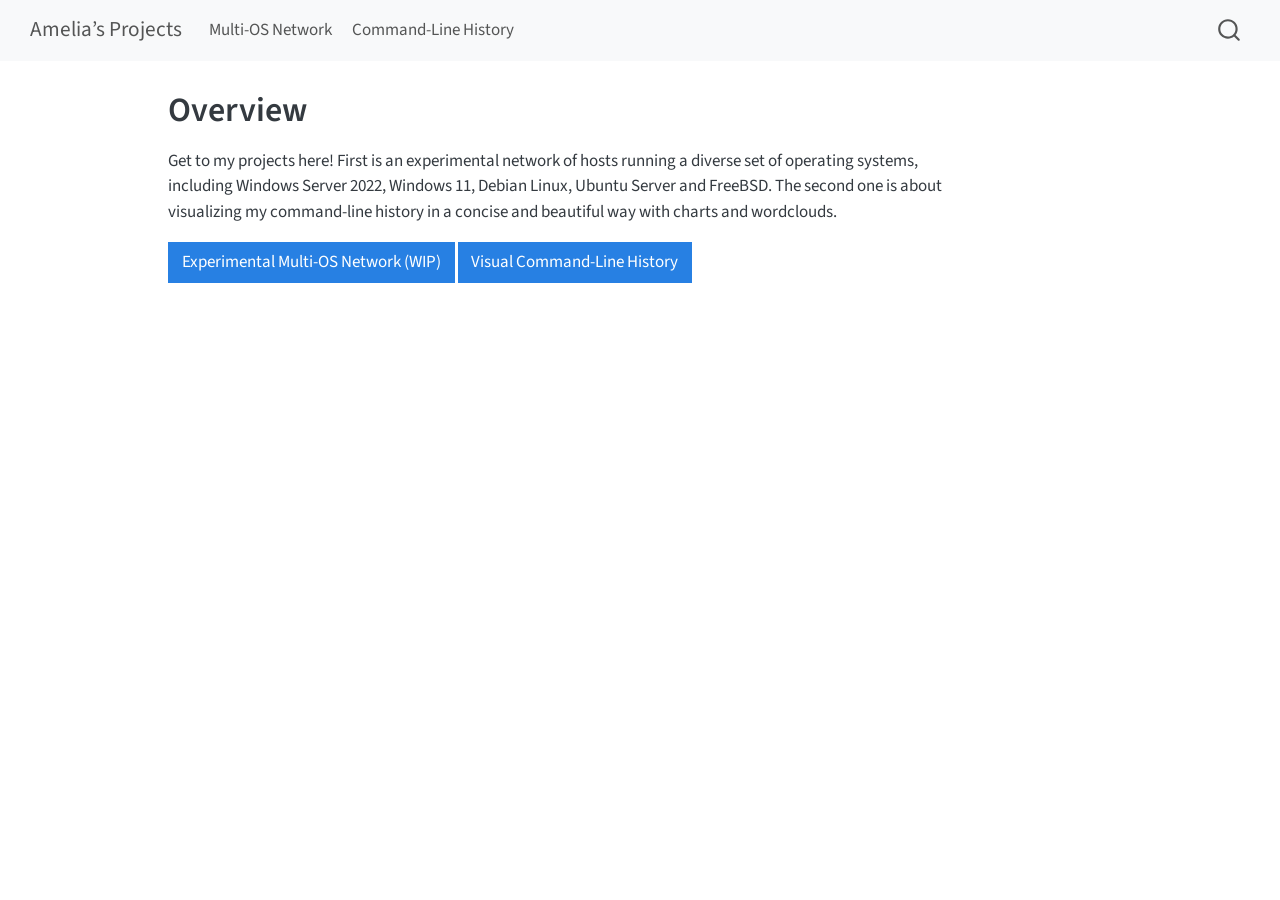
<file: docs/index.html>
<!DOCTYPE html>
<html xmlns="http://www.w3.org/1999/xhtml" lang="en" xml:lang="en"><head>

<meta charset="utf-8">
<meta name="generator" content="quarto-1.9.38">

<meta name="viewport" content="width=device-width, initial-scale=1.0, user-scalable=yes">


<title>Overview – Amelia’s Projects</title>
<style>
/* Default styles provided by pandoc.
** See https://pandoc.org/MANUAL.html#variables-for-html for config info.
*/
code{white-space: pre-wrap;}
span.smallcaps{font-variant: small-caps;}
div.columns{display: flex; gap: min(4vw, 1.5em);}
div.column{flex: auto; overflow-x: auto;}
div.hanging-indent{margin-left: 1.5em; text-indent: -1.5em;}
ul.task-list{list-style: none;}
ul.task-list li input[type="checkbox"] {
  width: 0.8em;
  margin: 0 0.8em 0.2em -1em; /* quarto-specific, see https://github.com/quarto-dev/quarto-cli/issues/4556 */ 
  vertical-align: middle;
}
</style>


<script src="site_libs/quarto-nav/quarto-nav.js"></script>
<script src="site_libs/quarto-nav/headroom.min.js"></script>
<script src="site_libs/clipboard/clipboard.min.js"></script>
<script src="site_libs/quarto-search/autocomplete.umd.js"></script>
<script src="site_libs/quarto-search/fuse.min.js"></script>
<script src="site_libs/quarto-search/quarto-search.js"></script>
<meta name="quarto:offset" content="./">
<script src="site_libs/quarto-html/quarto.js" type="module"></script>
<script src="site_libs/quarto-html/tabsets/tabsets.js" type="module"></script>
<script src="site_libs/quarto-html/popper.min.js"></script>
<script src="site_libs/quarto-html/tippy.umd.min.js"></script>
<script src="site_libs/quarto-html/anchor.min.js"></script>
<link href="site_libs/quarto-html/tippy.css" rel="stylesheet">
<link href="site_libs/quarto-html/quarto-syntax-highlighting-15634bcf2e68342d4ad2dfa704d543f6.css" rel="stylesheet" id="quarto-text-highlighting-styles">
<script src="site_libs/bootstrap/bootstrap.min.js"></script>
<link href="site_libs/bootstrap/bootstrap-icons.css" rel="stylesheet">
<link href="site_libs/bootstrap/bootstrap-1c041366ae9c4bbf729be1e6939b9ce4.min.css" rel="stylesheet" append-hash="true" id="quarto-bootstrap" data-mode="light">
<script id="quarto-search-options" type="application/json">{
  "location": "navbar",
  "copy-button": false,
  "collapse-after": 3,
  "panel-placement": "end",
  "type": "overlay",
  "limit": 50,
  "keyboard-shortcut": [
    "f",
    "/",
    "s"
  ],
  "show-item-context": false,
  "language": {
    "search-no-results-text": "No results",
    "search-matching-documents-text": "matching documents",
    "search-copy-link-title": "Copy link to search",
    "search-hide-matches-text": "Hide additional matches",
    "search-more-match-text": "more match in this document",
    "search-more-matches-text": "more matches in this document",
    "search-clear-button-title": "Clear",
    "search-text-placeholder": "",
    "search-detached-cancel-button-title": "Cancel",
    "search-submit-button-title": "Submit",
    "search-label": "Search"
  }
}</script>


</head>

<body class="nav-fixed quarto-light">

<div id="quarto-search-results"></div>
  <header id="quarto-header" class="headroom fixed-top">
    <nav class="navbar navbar-expand-lg " data-bs-theme="dark">
      <div class="navbar-container container-fluid">
      <div class="navbar-brand-container mx-auto">
    <a class="navbar-brand" href="./index.html">
    <span class="navbar-title">Amelia’s Projects</span>
    </a>
  </div>
            <div id="quarto-search" class="" title="Search"></div>
          <button class="navbar-toggler" type="button" data-bs-toggle="collapse" data-bs-target="#navbarCollapse" aria-controls="navbarCollapse" role="menu" aria-expanded="false" aria-label="Toggle navigation" onclick="if (window.quartoToggleHeadroom) { window.quartoToggleHeadroom(); }">
  <span class="navbar-toggler-icon"></span>
</button>
          <div class="collapse navbar-collapse" id="navbarCollapse">
            <ul class="navbar-nav navbar-nav-scroll me-auto">
  <li class="nav-item">
    <a class="nav-link" href="./multi-os_network.html"> 
<span class="menu-text">Multi-OS Network</span></a>
  </li>  
  <li class="nav-item">
    <a class="nav-link" href="./command-line_history.html"> 
<span class="menu-text">Command-Line History</span></a>
  </li>  
</ul>
          </div> <!-- /navcollapse -->
            <div class="quarto-navbar-tools">
</div>
      </div> <!-- /container-fluid -->
    </nav>
</header>
<!-- content -->
<div id="quarto-content" class="quarto-container page-columns page-rows-contents page-layout-article page-navbar">
<!-- sidebar -->
<!-- margin-sidebar -->
    <div id="quarto-margin-sidebar" class="sidebar margin-sidebar zindex-bottom">
        
    </div>
<!-- main -->
<main class="content" id="quarto-document-content">

<header id="title-block-header" class="quarto-title-block default">
<div class="quarto-title">
<h1 class="title">Overview</h1>
</div>



<div class="quarto-title-meta">

    
  
    
  </div>
  


</header>


<p>Get to my projects here! First is an experimental network of hosts running a diverse set of operating systems, including Windows Server 2022, Windows 11, Debian Linux, Ubuntu Server and FreeBSD. The second one is about visualizing my command-line history in a concise and beautiful way with charts and wordclouds.</p>
<p><a href="./multi-os_network.html" class="btn btn-primary">Experimental Multi-OS Network (WIP)</a> <a href="./command-line_history.html" class="btn btn-primary">Visual Command-Line History</a></p>



</main> <!-- /main -->
<script id="quarto-html-after-body" type="application/javascript">
  window.document.addEventListener("DOMContentLoaded", function (event) {
    const icon = "";
    const anchorJS = new window.AnchorJS();
    anchorJS.options = {
      placement: 'right',
      icon: icon
    };
    anchorJS.add('.anchored');
    const isCodeAnnotation = (el) => {
      for (const clz of el.classList) {
        if (clz.startsWith('code-annotation-')) {                     
          return true;
        }
      }
      return false;
    }
    const onCopySuccess = function(e) {
      // button target
      const button = e.trigger;
      // don't keep focus
      button.blur();
      // flash "checked"
      button.classList.add('code-copy-button-checked');
      var currentTitle = button.getAttribute("title");
      button.setAttribute("title", "Copied!");
      let tooltip;
      if (window.bootstrap) {
        button.setAttribute("data-bs-toggle", "tooltip");
        button.setAttribute("data-bs-placement", "left");
        button.setAttribute("data-bs-title", "Copied!");
        tooltip = new bootstrap.Tooltip(button, 
          { trigger: "manual", 
            customClass: "code-copy-button-tooltip",
            offset: [0, -8]});
        tooltip.show();    
      }
      setTimeout(function() {
        if (tooltip) {
          tooltip.hide();
          button.removeAttribute("data-bs-title");
          button.removeAttribute("data-bs-toggle");
          button.removeAttribute("data-bs-placement");
        }
        button.setAttribute("title", currentTitle);
        button.classList.remove('code-copy-button-checked');
      }, 1000);
      // clear code selection
      e.clearSelection();
    }
    const getTextToCopy = function(trigger) {
      const outerScaffold = trigger.parentElement.cloneNode(true);
      const codeEl = outerScaffold.querySelector('code');
      for (const childEl of codeEl.children) {
        if (isCodeAnnotation(childEl)) {
          childEl.remove();
        }
      }
      return codeEl.innerText;
    }
    const clipboard = new window.ClipboardJS('.code-copy-button:not([data-in-quarto-modal])', {
      text: getTextToCopy
    });
    clipboard.on('success', onCopySuccess);
    if (window.document.getElementById('quarto-embedded-source-code-modal')) {
      const clipboardModal = new window.ClipboardJS('.code-copy-button[data-in-quarto-modal]', {
        text: getTextToCopy,
        container: window.document.getElementById('quarto-embedded-source-code-modal')
      });
      clipboardModal.on('success', onCopySuccess);
    }
      var localhostRegex = new RegExp(/^(?:http|https):\/\/localhost\:?[0-9]*\//);
      var mailtoRegex = new RegExp(/^mailto:/);
        var filterRegex = new RegExp('/' + window.location.host + '/');
      var isInternal = (href) => {
          return filterRegex.test(href) || localhostRegex.test(href) || mailtoRegex.test(href);
      }
      // Inspect non-navigation links and adorn them if external
     var links = window.document.querySelectorAll('a[href]:not(.nav-link):not(.navbar-brand):not(.toc-action):not(.sidebar-link):not(.sidebar-item-toggle):not(.pagination-link):not(.no-external):not([aria-hidden]):not(.dropdown-item):not(.quarto-navigation-tool):not(.about-link)');
      for (var i=0; i<links.length; i++) {
        const link = links[i];
        if (!isInternal(link.href)) {
          // undo the damage that might have been done by quarto-nav.js in the case of
          // links that we want to consider external
          if (link.dataset.originalHref !== undefined) {
            link.href = link.dataset.originalHref;
          }
        }
      }
    function tippyHover(el, contentFn, onTriggerFn, onUntriggerFn) {
      const config = {
        allowHTML: true,
        maxWidth: 500,
        delay: 100,
        arrow: false,
        appendTo: function(el) {
            return el.parentElement;
        },
        interactive: true,
        interactiveBorder: 10,
        theme: 'quarto',
        placement: 'bottom-start',
      };
      if (contentFn) {
        config.content = contentFn;
      }
      if (onTriggerFn) {
        config.onTrigger = onTriggerFn;
      }
      if (onUntriggerFn) {
        config.onUntrigger = onUntriggerFn;
      }
      window.tippy(el, config); 
    }
    const noterefs = window.document.querySelectorAll('a[role="doc-noteref"]');
    for (var i=0; i<noterefs.length; i++) {
      const ref = noterefs[i];
      tippyHover(ref, function() {
        // use id or data attribute instead here
        let href = ref.getAttribute('data-footnote-href') || ref.getAttribute('href');
        try { href = new URL(href).hash; } catch {}
        const id = href.replace(/^#\/?/, "");
        const note = window.document.getElementById(id);
        if (note) {
          return note.innerHTML;
        } else {
          return "";
        }
      });
    }
    const xrefs = window.document.querySelectorAll('a.quarto-xref');
    const processXRef = (id, note) => {
      // Strip column container classes
      const stripColumnClz = (el) => {
        el.classList.remove("page-full", "page-columns");
        if (el.children) {
          for (const child of el.children) {
            stripColumnClz(child);
          }
        }
      }
      stripColumnClz(note)
      if (id === null || id.startsWith('sec-')) {
        // Special case sections, only their first couple elements
        const container = document.createElement("div");
        if (note.children && note.children.length > 2) {
          container.appendChild(note.children[0].cloneNode(true));
          for (let i = 1; i < note.children.length; i++) {
            const child = note.children[i];
            if (child.tagName === "P" && child.innerText === "") {
              continue;
            } else {
              container.appendChild(child.cloneNode(true));
              break;
            }
          }
          if (window.Quarto?.typesetMath) {
            window.Quarto.typesetMath(container);
          }
          return container.innerHTML
        } else {
          if (window.Quarto?.typesetMath) {
            window.Quarto.typesetMath(note);
          }
          return note.innerHTML;
        }
      } else {
        // Remove any anchor links if they are present
        const anchorLink = note.querySelector('a.anchorjs-link');
        if (anchorLink) {
          anchorLink.remove();
        }
        if (window.Quarto?.typesetMath) {
          window.Quarto.typesetMath(note);
        }
        if (note.classList.contains("callout")) {
          return note.outerHTML;
        } else {
          return note.innerHTML;
        }
      }
    }
    for (var i=0; i<xrefs.length; i++) {
      const xref = xrefs[i];
      tippyHover(xref, undefined, function(instance) {
        instance.disable();
        let url = xref.getAttribute('href');
        let hash = undefined; 
        if (url.startsWith('#')) {
          hash = url;
        } else {
          try { hash = new URL(url).hash; } catch {}
        }
        if (hash) {
          const id = hash.replace(/^#\/?/, "");
          const note = window.document.getElementById(id);
          if (note !== null) {
            try {
              const html = processXRef(id, note.cloneNode(true));
              instance.setContent(html);
            } finally {
              instance.enable();
              instance.show();
            }
          } else {
            // See if we can fetch this
            fetch(url.split('#')[0])
            .then(res => res.text())
            .then(html => {
              const parser = new DOMParser();
              const htmlDoc = parser.parseFromString(html, "text/html");
              const note = htmlDoc.getElementById(id);
              if (note !== null) {
                const html = processXRef(id, note);
                instance.setContent(html);
              } 
            }).finally(() => {
              instance.enable();
              instance.show();
            });
          }
        } else {
          // See if we can fetch a full url (with no hash to target)
          // This is a special case and we should probably do some content thinning / targeting
          fetch(url)
          .then(res => res.text())
          .then(html => {
            const parser = new DOMParser();
            const htmlDoc = parser.parseFromString(html, "text/html");
            const note = htmlDoc.querySelector('main.content');
            if (note !== null) {
              // This should only happen for chapter cross references
              // (since there is no id in the URL)
              // remove the first header
              if (note.children.length > 0 && note.children[0].tagName === "HEADER") {
                note.children[0].remove();
              }
              const html = processXRef(null, note);
              instance.setContent(html);
            } 
          }).finally(() => {
            instance.enable();
            instance.show();
          });
        }
      }, function(instance) {
      });
    }
        let selectedAnnoteEl;
        const selectorForAnnotation = ( cell, annotation) => {
          let cellAttr = 'data-code-cell="' + cell + '"';
          let lineAttr = 'data-code-annotation="' +  annotation + '"';
          const selector = 'span[' + cellAttr + '][' + lineAttr + ']';
          return selector;
        }
        const selectCodeLines = (annoteEl) => {
          const doc = window.document;
          const targetCell = annoteEl.getAttribute("data-target-cell");
          const targetAnnotation = annoteEl.getAttribute("data-target-annotation");
          const annoteSpan = window.document.querySelector(selectorForAnnotation(targetCell, targetAnnotation));
          const lines = annoteSpan.getAttribute("data-code-lines").split(",");
          const lineIds = lines.map((line) => {
            return targetCell + "-" + line;
          })
          let top = null;
          let height = null;
          let parent = null;
          if (lineIds.length > 0) {
              //compute the position of the single el (top and bottom and make a div)
              const el = window.document.getElementById(lineIds[0]);
              top = el.offsetTop;
              height = el.offsetHeight;
              parent = el.parentElement.parentElement;
            if (lineIds.length > 1) {
              const lastEl = window.document.getElementById(lineIds[lineIds.length - 1]);
              const bottom = lastEl.offsetTop + lastEl.offsetHeight;
              height = bottom - top;
            }
            if (top !== null && height !== null && parent !== null) {
              // cook up a div (if necessary) and position it 
              let div = window.document.getElementById("code-annotation-line-highlight");
              if (div === null) {
                div = window.document.createElement("div");
                div.setAttribute("id", "code-annotation-line-highlight");
                div.style.position = 'absolute';
                parent.appendChild(div);
              }
              div.style.top = top - 2 + "px";
              div.style.height = height + 4 + "px";
              div.style.left = 0;
              let gutterDiv = window.document.getElementById("code-annotation-line-highlight-gutter");
              if (gutterDiv === null) {
                gutterDiv = window.document.createElement("div");
                gutterDiv.setAttribute("id", "code-annotation-line-highlight-gutter");
                gutterDiv.style.position = 'absolute';
                const codeCell = window.document.getElementById(targetCell);
                const gutter = codeCell.querySelector('.code-annotation-gutter');
                gutter.appendChild(gutterDiv);
              }
              gutterDiv.style.top = top - 2 + "px";
              gutterDiv.style.height = height + 4 + "px";
            }
            selectedAnnoteEl = annoteEl;
          }
        };
        const unselectCodeLines = () => {
          const elementsIds = ["code-annotation-line-highlight", "code-annotation-line-highlight-gutter"];
          elementsIds.forEach((elId) => {
            const div = window.document.getElementById(elId);
            if (div) {
              div.remove();
            }
          });
          selectedAnnoteEl = undefined;
        };
          // Handle positioning of the toggle
      window.addEventListener(
        "resize",
        throttle(() => {
          elRect = undefined;
          if (selectedAnnoteEl) {
            selectCodeLines(selectedAnnoteEl);
          }
        }, 10)
      );
      function throttle(fn, ms) {
      let throttle = false;
      let timer;
        return (...args) => {
          if(!throttle) { // first call gets through
              fn.apply(this, args);
              throttle = true;
          } else { // all the others get throttled
              if(timer) clearTimeout(timer); // cancel #2
              timer = setTimeout(() => {
                fn.apply(this, args);
                timer = throttle = false;
              }, ms);
          }
        };
      }
        // Attach click handler to the DT
        const annoteDls = window.document.querySelectorAll('dt[data-target-cell]');
        for (const annoteDlNode of annoteDls) {
          annoteDlNode.addEventListener('click', (event) => {
            const clickedEl = event.target;
            if (clickedEl !== selectedAnnoteEl) {
              unselectCodeLines();
              const activeEl = window.document.querySelector('dt[data-target-cell].code-annotation-active');
              if (activeEl) {
                activeEl.classList.remove('code-annotation-active');
              }
              selectCodeLines(clickedEl);
              clickedEl.classList.add('code-annotation-active');
            } else {
              // Unselect the line
              unselectCodeLines();
              clickedEl.classList.remove('code-annotation-active');
            }
          });
        }
    const findCites = (el) => {
      const parentEl = el.parentElement;
      if (parentEl) {
        const cites = parentEl.dataset.cites;
        if (cites) {
          return {
            el,
            cites: cites.split(' ')
          };
        } else {
          return findCites(el.parentElement)
        }
      } else {
        return undefined;
      }
    };
    var bibliorefs = window.document.querySelectorAll('a[role="doc-biblioref"]');
    for (var i=0; i<bibliorefs.length; i++) {
      const ref = bibliorefs[i];
      const citeInfo = findCites(ref);
      if (citeInfo) {
        tippyHover(citeInfo.el, function() {
          var popup = window.document.createElement('div');
          citeInfo.cites.forEach(function(cite) {
            var citeDiv = window.document.createElement('div');
            citeDiv.classList.add('hanging-indent');
            citeDiv.classList.add('csl-entry');
            var biblioDiv = window.document.getElementById('ref-' + cite);
            if (biblioDiv) {
              citeDiv.innerHTML = biblioDiv.innerHTML;
            }
            popup.appendChild(citeDiv);
          });
          return popup.innerHTML;
        });
      }
    }
  });
  </script>
</div> <!-- /content -->




</body></html>
</file>
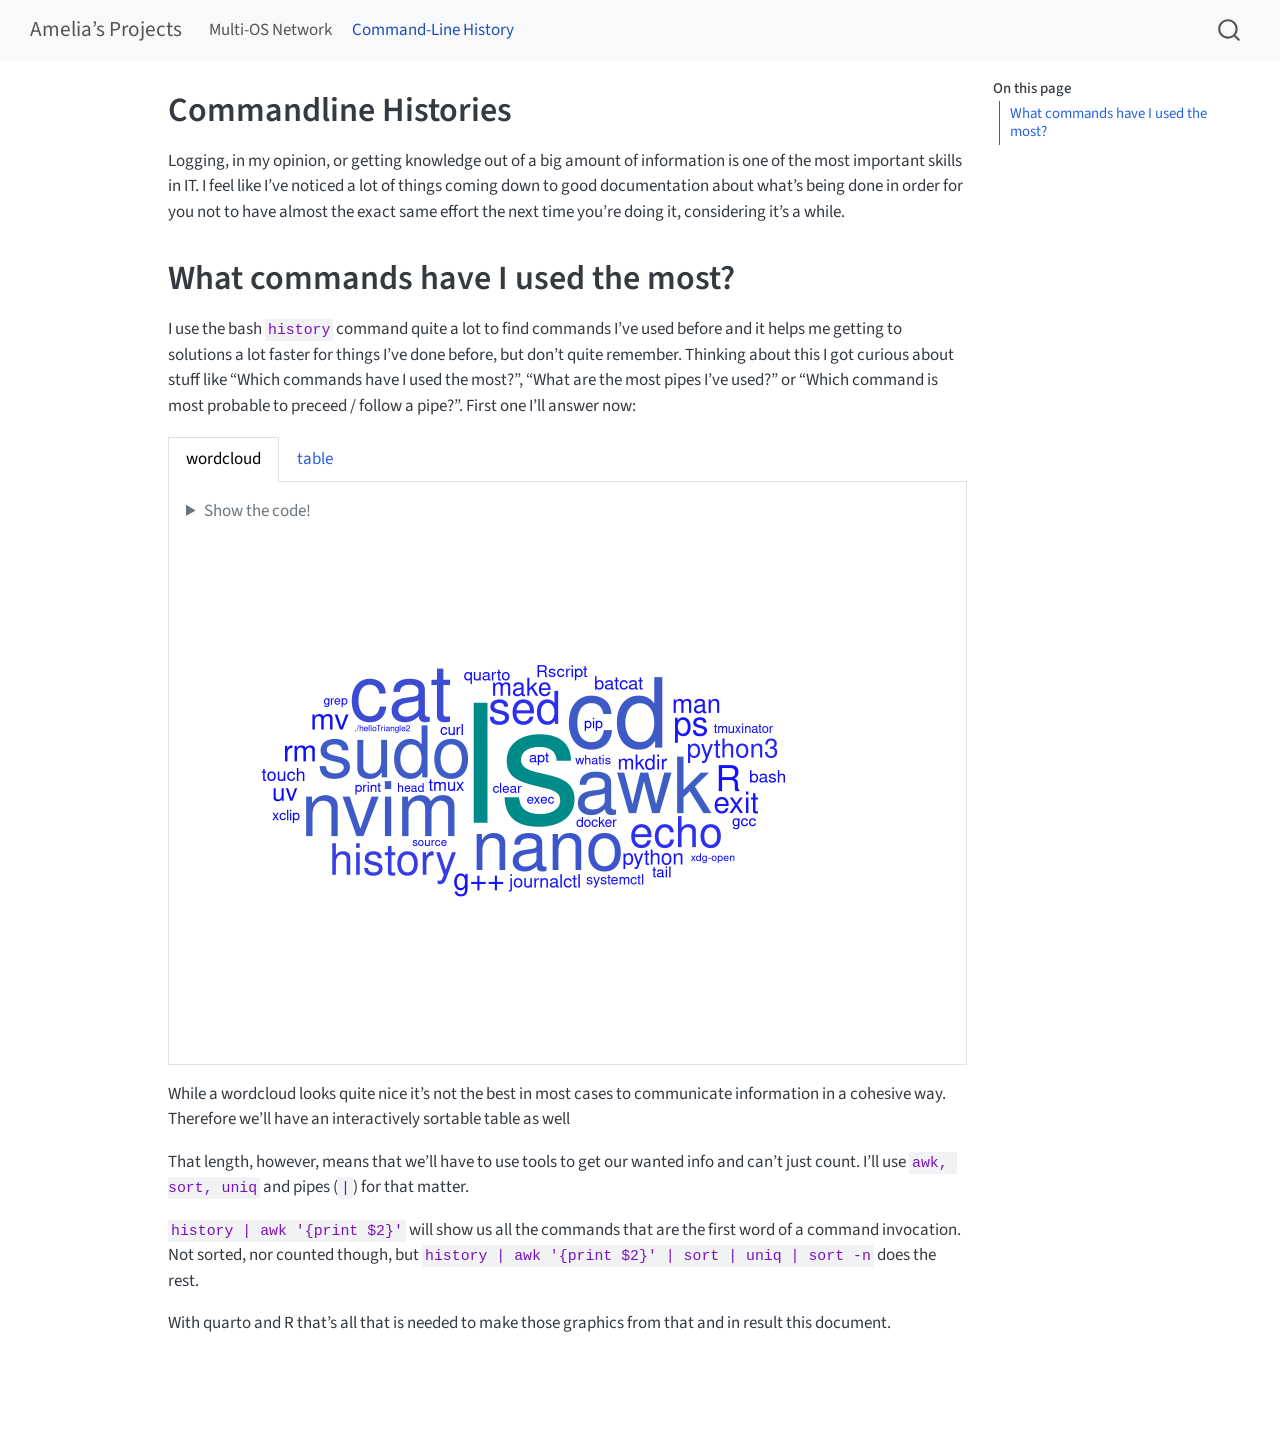
<file: docs/command-line_history.html>
<!DOCTYPE html>
<html xmlns="http://www.w3.org/1999/xhtml" lang="en" xml:lang="en"><head>

<meta charset="utf-8">
<meta name="generator" content="quarto-1.9.38">

<meta name="viewport" content="width=device-width, initial-scale=1.0, user-scalable=yes">


<title>Commandline Histories – Amelia’s Projects</title>
<style>
/* Default styles provided by pandoc.
** See https://pandoc.org/MANUAL.html#variables-for-html for config info.
*/
code{white-space: pre-wrap;}
span.smallcaps{font-variant: small-caps;}
div.columns{display: flex; gap: min(4vw, 1.5em);}
div.column{flex: auto; overflow-x: auto;}
div.hanging-indent{margin-left: 1.5em; text-indent: -1.5em;}
ul.task-list{list-style: none;}
ul.task-list li input[type="checkbox"] {
  width: 0.8em;
  margin: 0 0.8em 0.2em -1em; /* quarto-specific, see https://github.com/quarto-dev/quarto-cli/issues/4556 */ 
  vertical-align: middle;
}
/* CSS for syntax highlighting */
html { -webkit-text-size-adjust: 100%; }
pre > code.sourceCode { white-space: pre; position: relative; }
pre > code.sourceCode > span { display: inline-block; line-height: 1.25; }
pre > code.sourceCode > span:empty { height: 1.2em; }
.sourceCode { overflow: visible; }
code.sourceCode > span { color: inherit; text-decoration: inherit; }
div.sourceCode { margin: 1em 0; }
pre.sourceCode { margin: 0; }
@media screen {
div.sourceCode { overflow: auto; }
}
@media print {
pre > code.sourceCode { white-space: pre-wrap; }
pre > code.sourceCode > span { text-indent: -5em; padding-left: 5em; }
}
pre.numberSource code
  { counter-reset: source-line 0; }
pre.numberSource code > span
  { position: relative; left: -4em; counter-increment: source-line; }
pre.numberSource code > span > a:first-child::before
  { content: counter(source-line);
    position: relative; left: -1em; text-align: right; vertical-align: baseline;
    border: none; display: inline-block;
    -webkit-touch-callout: none; -webkit-user-select: none;
    -khtml-user-select: none; -moz-user-select: none;
    -ms-user-select: none; user-select: none;
    padding: 0 4px; width: 4em;
  }
pre.numberSource { margin-left: 3em;  padding-left: 4px; }
div.sourceCode
  {   }
@media screen {
pre > code.sourceCode > span > a:first-child::before { text-decoration: underline; }
}
</style>


<script src="site_libs/quarto-nav/quarto-nav.js"></script>
<script src="site_libs/quarto-nav/headroom.min.js"></script>
<script src="site_libs/clipboard/clipboard.min.js"></script>
<script src="site_libs/quarto-search/autocomplete.umd.js"></script>
<script src="site_libs/quarto-search/fuse.min.js"></script>
<script src="site_libs/quarto-search/quarto-search.js"></script>
<meta name="quarto:offset" content="./">
<script src="site_libs/quarto-html/quarto.js" type="module"></script>
<script src="site_libs/quarto-html/tabsets/tabsets.js" type="module"></script>
<script src="site_libs/quarto-html/popper.min.js"></script>
<script src="site_libs/quarto-html/tippy.umd.min.js"></script>
<script src="site_libs/quarto-html/anchor.min.js"></script>
<link href="site_libs/quarto-html/tippy.css" rel="stylesheet">
<link href="site_libs/quarto-html/quarto-syntax-highlighting-15634bcf2e68342d4ad2dfa704d543f6.css" rel="stylesheet" id="quarto-text-highlighting-styles">
<script src="site_libs/bootstrap/bootstrap.min.js"></script>
<link href="site_libs/bootstrap/bootstrap-icons.css" rel="stylesheet">
<link href="site_libs/bootstrap/bootstrap-1c041366ae9c4bbf729be1e6939b9ce4.min.css" rel="stylesheet" append-hash="true" id="quarto-bootstrap" data-mode="light">
<script id="quarto-search-options" type="application/json">{
  "location": "navbar",
  "copy-button": false,
  "collapse-after": 3,
  "panel-placement": "end",
  "type": "overlay",
  "limit": 50,
  "keyboard-shortcut": [
    "f",
    "/",
    "s"
  ],
  "show-item-context": false,
  "language": {
    "search-no-results-text": "No results",
    "search-matching-documents-text": "matching documents",
    "search-copy-link-title": "Copy link to search",
    "search-hide-matches-text": "Hide additional matches",
    "search-more-match-text": "more match in this document",
    "search-more-matches-text": "more matches in this document",
    "search-clear-button-title": "Clear",
    "search-text-placeholder": "",
    "search-detached-cancel-button-title": "Cancel",
    "search-submit-button-title": "Submit",
    "search-label": "Search"
  }
}</script>
<link href="site_libs/htmltools-fill-0.5.9/fill.css" rel="stylesheet">
<script src="site_libs/htmlwidgets-1.6.4/htmlwidgets.js"></script>
<link href="site_libs/datatables-css-0.0.0/datatables-crosstalk.css" rel="stylesheet">
<script src="site_libs/datatables-binding-0.34.0/datatables.js"></script>
<script src="site_libs/jquery-3.6.0/jquery-3.6.0.min.js"></script>
<link href="site_libs/dt-core-1.13.6/css/jquery.dataTables.min.css" rel="stylesheet">
<link href="site_libs/dt-core-1.13.6/css/jquery.dataTables.extra.css" rel="stylesheet">
<script src="site_libs/dt-core-1.13.6/js/jquery.dataTables.min.js"></script>
<link href="site_libs/crosstalk-1.2.1/css/crosstalk.min.css" rel="stylesheet">
<script src="site_libs/crosstalk-1.2.1/js/crosstalk.min.js"></script>


</head>

<body class="nav-fixed quarto-light">

<div id="quarto-search-results"></div>
  <header id="quarto-header" class="headroom fixed-top">
    <nav class="navbar navbar-expand-lg " data-bs-theme="dark">
      <div class="navbar-container container-fluid">
      <div class="navbar-brand-container mx-auto">
    <a class="navbar-brand" href="./index.html">
    <span class="navbar-title">Amelia’s Projects</span>
    </a>
  </div>
            <div id="quarto-search" class="" title="Search"></div>
          <button class="navbar-toggler" type="button" data-bs-toggle="collapse" data-bs-target="#navbarCollapse" aria-controls="navbarCollapse" role="menu" aria-expanded="false" aria-label="Toggle navigation" onclick="if (window.quartoToggleHeadroom) { window.quartoToggleHeadroom(); }">
  <span class="navbar-toggler-icon"></span>
</button>
          <div class="collapse navbar-collapse" id="navbarCollapse">
            <ul class="navbar-nav navbar-nav-scroll me-auto">
  <li class="nav-item">
    <a class="nav-link" href="./multi-os_network.html"> 
<span class="menu-text">Multi-OS Network</span></a>
  </li>  
  <li class="nav-item">
    <a class="nav-link active" href="./command-line_history.html" aria-current="page"> 
<span class="menu-text">Command-Line History</span></a>
  </li>  
</ul>
          </div> <!-- /navcollapse -->
            <div class="quarto-navbar-tools">
</div>
      </div> <!-- /container-fluid -->
    </nav>
</header>
<!-- content -->
<div id="quarto-content" class="quarto-container page-columns page-rows-contents page-layout-article page-navbar">
<!-- sidebar -->
<!-- margin-sidebar -->
    <div id="quarto-margin-sidebar" class="sidebar margin-sidebar">
        <nav id="TOC" role="doc-toc" class="toc-active">
    <h2 id="toc-title">On this page</h2>
   
  <ul>
  <li><a href="#what-commands-have-i-used-the-most" id="toc-what-commands-have-i-used-the-most" class="nav-link active" data-scroll-target="#what-commands-have-i-used-the-most">What commands have I used the most?</a></li>
  </ul>
</nav>
    </div>
<!-- main -->
<main class="content" id="quarto-document-content">

<header id="title-block-header" class="quarto-title-block default">
<div class="quarto-title">
<h1 class="title">Commandline Histories</h1>
</div>



<div class="quarto-title-meta">

    
  
    
  </div>
  


</header>


<p>Logging, in my opinion, or getting knowledge out of a big amount of information is one of the most important skills in IT. I feel like I’ve noticed a lot of things coming down to good documentation about what’s being done in order for you not to have almost the exact same effort the next time you’re doing it, considering it’s a while.</p>
<section id="what-commands-have-i-used-the-most" class="level1">
<h1>What commands have I used the most?</h1>
<p>I use the bash <code>history</code> command quite a lot to find commands I’ve used before and it helps me getting to solutions a lot faster for things I’ve done before, but don’t quite remember. Thinking about this I got curious about stuff like “Which commands have I used the most?”, “What are the most pipes I’ve used?” or “Which command is most probable to preceed / follow a pipe?”. First one I’ll answer now:</p>
<div class="tabset-margin-container"></div><div class="panel-tabset">
<ul class="nav nav-tabs" role="tablist"><li class="nav-item" role="presentation"><a class="nav-link active" id="tabset-1-1-tab" data-bs-toggle="tab" data-bs-target="#tabset-1-1" role="tab" aria-controls="tabset-1-1" aria-selected="true" href="">wordcloud</a></li><li class="nav-item" role="presentation"><a class="nav-link" id="tabset-1-2-tab" data-bs-toggle="tab" data-bs-target="#tabset-1-2" role="tab" aria-controls="tabset-1-2" aria-selected="false" href="">table</a></li></ul>
<div class="tab-content">
<div id="tabset-1-1" class="tab-pane active" role="tabpanel" aria-labelledby="tabset-1-1-tab">
<div class="cell">
<details class="code-fold">
<summary>Show the code!</summary>
<div class="code-copy-outer-scaffold"><div class="sourceCode cell-code" id="cb1"><pre class="sourceCode r code-with-copy"><code class="sourceCode r"><span id="cb1-1"><a href="#cb1-1" aria-hidden="true" tabindex="-1"></a><span class="fu">set.seed</span>(<span class="dv">42</span>)</span>
<span id="cb1-2"><a href="#cb1-2" aria-hidden="true" tabindex="-1"></a>filtered_hist <span class="ot">&lt;-</span> <span class="fu">filter</span>(sorted_hist, freq<span class="sc">&gt;</span><span class="dv">20</span>)</span>
<span id="cb1-3"><a href="#cb1-3" aria-hidden="true" tabindex="-1"></a><span class="fu">ggplot</span>(filtered_hist, <span class="fu">aes</span>(<span class="at">label =</span> command, <span class="at">size =</span> freq, <span class="at">color =</span> freq)) <span class="sc">+</span></span>
<span id="cb1-4"><a href="#cb1-4" aria-hidden="true" tabindex="-1"></a>  <span class="fu">geom_text_wordcloud_area</span>() <span class="sc">+</span></span>
<span id="cb1-5"><a href="#cb1-5" aria-hidden="true" tabindex="-1"></a>  <span class="fu">scale_size_area</span>(<span class="at">max_size=</span><span class="dv">50</span>) <span class="sc">+</span></span>
<span id="cb1-6"><a href="#cb1-6" aria-hidden="true" tabindex="-1"></a>  <span class="fu">theme_minimal</span>() <span class="sc">+</span></span>
<span id="cb1-7"><a href="#cb1-7" aria-hidden="true" tabindex="-1"></a>  <span class="fu">scale_color_gradient</span>(<span class="at">low =</span> <span class="st">"blue"</span>, <span class="at">high =</span> <span class="st">"darkcyan"</span>)</span></code></pre></div><button title="Copy to Clipboard" class="code-copy-button"><i class="bi"></i></button></div>
</details>
<div class="cell-output-display">
<div>
<figure class="figure">
<p><img src="command-line_history_files/figure-html/ggwordcloud-1.png" class="img-fluid figure-img" width="672"></p>
</figure>
</div>
</div>
</div>
</div>
<div id="tabset-1-2" class="tab-pane" role="tabpanel" aria-labelledby="tabset-1-2-tab">
<div class="cell">
<details class="code-fold">
<summary>Show the code!</summary>
<div class="code-copy-outer-scaffold"><div class="sourceCode cell-code" id="cb2"><pre class="sourceCode r code-with-copy"><code class="sourceCode r"><span id="cb2-1"><a href="#cb2-1" aria-hidden="true" tabindex="-1"></a>table <span class="ot">&lt;-</span> <span class="fu">datatable</span>(tf_hist, <span class="at">options =</span> <span class="fu">list</span>(<span class="at">order =</span> <span class="fu">list</span>(<span class="dv">2</span>, <span class="st">'desc'</span>)))</span>
<span id="cb2-2"><a href="#cb2-2" aria-hidden="true" tabindex="-1"></a>table</span></code></pre></div><button title="Copy to Clipboard" class="code-copy-button"><i class="bi"></i></button></div>
</details>
<div class="cell-output-display">
<div class="datatables html-widget html-fill-item" id="htmlwidget-8db7ddc9c1b4e9df4237" style="width:100%;height:auto;"></div>
<script type="application/json" data-for="htmlwidget-8db7ddc9c1b4e9df4237">{"x":{"filter":"none","vertical":false,"data":[["1","2","3","4","5","6","7","8","9","10","11","12","13","14","15","16","17","18","19","20","21","22","23","24","25","26","27","28","29","30","31","32","33","34","35","36","37","38","39","40","41","42","43","44","45","46","47","48","49","50","51","52","53","54","55","56","57","58","59","60","61","62","63","64","65","66","67","68","69","70","71","72","73","74","75","76","77","78","79","80","81","82","83","84","85","86","87","88","89","90","91","92","93","94","95","96","97","98","99","100","101","102","103","104","105","106","107","108","109","110","111","112","113","114","115","116","117","118","119","120","121","122","123","124","125","126","127","128","129","130","131","132","133","134","135","136","137","138","139","140","141","142","143","144","145","146","147","148","149","150","151","152","153","154","155","156","157","158","159","160","161","162","163","164","165","166","167","168","169","170","171","172","173","174","175","176"],[null,"'",");'","/","}","}'","$","$(awk","$(cat","$(echo","$EDITOR","$(sed","$(xclip","3s/.*/AAGEGEGA/}'","a","aaaaaa","aa-status","alias","./a.out","./app","apropos","apt","(awk","awk","base64","bash","bat","batcat","brand","bspwm","build-simple-cdd","bundle","cat","cd","chmod","clear","cmake","code","./name_line_arg.awk","compgen","./copiedWindow","freq-19","cp","curl","-d","date","deactivate","declare","diff","docker","docker-compose","domainname","-e","echo","echo_stuff","./echo_stuff.sh","ed","edit","env","EOF","exec","./exec-test.sh","exit","export","firejail","flask","for","g++","gcc","glxgears","glxinfo","grep","guard","gzip","head","./helloTriangle","./helloTriangle2","./helloWindow","history","hostname","id","ip","jobs","join","journalctl","l","less","link","ls","lw","lxc-ls","make","man","mkdir","mknod","model","more","./moretest","mv","nano","neovim","netstat","nslookup","nu","nushell","nvim","./opengl-test","-p","p","passwd","pdflatex","ping","pip","print","printenv","ps","pwd","python","Python","python3","q","qqqqqqqcat","quarto","r","R","read","rm","rnano","rover","Rscript","s","s/1/RR/g","screendump","script","sed","seq","set","sh","sleep","some_var=$(awk","source","ss","strace","stuff","sudo","sudp","systemctl","systemd","tail","tar","./test","test","tmux","tmuxinator","top","touch","tr","tty","uname","unzip","utime","uv","-v","vim","wc","whatis","which","who","whoami","wmctrl","xclip","xconsole","xdg-open","xfwm4","xonsh","year"],[2,20,3,2,10,2,2,3,6,8,4,2,3,2,6,3,3,4,5,3,15,22,2,736,2,45,8,64,4,3,7,9,531,688,16,25,13,3,8,2,6,2,4,21,3,3,13,6,12,38,2,2,9,253,2,2,17,2,10,5,24,7,88,16,10,8,16,77,26,2,3,22,6,5,23,3,31,9,357,3,3,16,5,4,85,3,6,2,1402,3,2,99,75,67,2,4,2,3,63,631,2,7,2,6,3,693,9,3,4,2,6,9,21,24,7,85,14,85,6,160,2,2,51,2,68,18,56,4,13,59,7,6,2,17,235,6,12,2,15,3,24,5,20,2,719,2,54,2,21,2,3,4,36,47,2,49,5,2,4,2,2,33,3,6,14,31,3,4,3,5,27,2,30,3,5,4]],"container":"<table class=\"display\">\n  <thead>\n    <tr>\n      <th> <\/th>\n      <th>command<\/th>\n      <th>freq<\/th>\n    <\/tr>\n  <\/thead>\n<\/table>","options":{"order":[2,"desc"],"columnDefs":[{"className":"dt-right","targets":2},{"orderable":false,"targets":0},{"name":" ","targets":0},{"name":"command","targets":1},{"name":"freq","targets":2}],"autoWidth":false,"orderClasses":false}},"evals":[],"jsHooks":[]}</script>
</div>
</div>
</div>
</div>
</div>
<p>While a wordcloud looks quite nice it’s not the best in most cases to communicate information in a cohesive way. Therefore we’ll have an interactively sortable table as well</p>
<p>That length, however, means that we’ll have to use tools to get our wanted info and can’t just count. I’ll use <code>awk, sort, uniq</code> and pipes (<code>|</code>) for that matter.</p>
<p><code>history | awk '{print $2}'</code> will show us all the commands that are the first word of a command invocation. Not sorted, nor counted though, but <code>history | awk '{print $2}' | sort | uniq | sort -n</code> does the rest.</p>
<p>With quarto and R that’s all that is needed to make those graphics from that and in result this document.</p>


</section>

</main> <!-- /main -->
<script id="quarto-html-after-body" type="application/javascript">
  window.document.addEventListener("DOMContentLoaded", function (event) {
    const icon = "";
    const anchorJS = new window.AnchorJS();
    anchorJS.options = {
      placement: 'right',
      icon: icon
    };
    anchorJS.add('.anchored');
    const isCodeAnnotation = (el) => {
      for (const clz of el.classList) {
        if (clz.startsWith('code-annotation-')) {                     
          return true;
        }
      }
      return false;
    }
    const onCopySuccess = function(e) {
      // button target
      const button = e.trigger;
      // don't keep focus
      button.blur();
      // flash "checked"
      button.classList.add('code-copy-button-checked');
      var currentTitle = button.getAttribute("title");
      button.setAttribute("title", "Copied!");
      let tooltip;
      if (window.bootstrap) {
        button.setAttribute("data-bs-toggle", "tooltip");
        button.setAttribute("data-bs-placement", "left");
        button.setAttribute("data-bs-title", "Copied!");
        tooltip = new bootstrap.Tooltip(button, 
          { trigger: "manual", 
            customClass: "code-copy-button-tooltip",
            offset: [0, -8]});
        tooltip.show();    
      }
      setTimeout(function() {
        if (tooltip) {
          tooltip.hide();
          button.removeAttribute("data-bs-title");
          button.removeAttribute("data-bs-toggle");
          button.removeAttribute("data-bs-placement");
        }
        button.setAttribute("title", currentTitle);
        button.classList.remove('code-copy-button-checked');
      }, 1000);
      // clear code selection
      e.clearSelection();
    }
    const getTextToCopy = function(trigger) {
      const outerScaffold = trigger.parentElement.cloneNode(true);
      const codeEl = outerScaffold.querySelector('code');
      for (const childEl of codeEl.children) {
        if (isCodeAnnotation(childEl)) {
          childEl.remove();
        }
      }
      return codeEl.innerText;
    }
    const clipboard = new window.ClipboardJS('.code-copy-button:not([data-in-quarto-modal])', {
      text: getTextToCopy
    });
    clipboard.on('success', onCopySuccess);
    if (window.document.getElementById('quarto-embedded-source-code-modal')) {
      const clipboardModal = new window.ClipboardJS('.code-copy-button[data-in-quarto-modal]', {
        text: getTextToCopy,
        container: window.document.getElementById('quarto-embedded-source-code-modal')
      });
      clipboardModal.on('success', onCopySuccess);
    }
      var localhostRegex = new RegExp(/^(?:http|https):\/\/localhost\:?[0-9]*\//);
      var mailtoRegex = new RegExp(/^mailto:/);
        var filterRegex = new RegExp('/' + window.location.host + '/');
      var isInternal = (href) => {
          return filterRegex.test(href) || localhostRegex.test(href) || mailtoRegex.test(href);
      }
      // Inspect non-navigation links and adorn them if external
     var links = window.document.querySelectorAll('a[href]:not(.nav-link):not(.navbar-brand):not(.toc-action):not(.sidebar-link):not(.sidebar-item-toggle):not(.pagination-link):not(.no-external):not([aria-hidden]):not(.dropdown-item):not(.quarto-navigation-tool):not(.about-link)');
      for (var i=0; i<links.length; i++) {
        const link = links[i];
        if (!isInternal(link.href)) {
          // undo the damage that might have been done by quarto-nav.js in the case of
          // links that we want to consider external
          if (link.dataset.originalHref !== undefined) {
            link.href = link.dataset.originalHref;
          }
        }
      }
    function tippyHover(el, contentFn, onTriggerFn, onUntriggerFn) {
      const config = {
        allowHTML: true,
        maxWidth: 500,
        delay: 100,
        arrow: false,
        appendTo: function(el) {
            return el.parentElement;
        },
        interactive: true,
        interactiveBorder: 10,
        theme: 'quarto',
        placement: 'bottom-start',
      };
      if (contentFn) {
        config.content = contentFn;
      }
      if (onTriggerFn) {
        config.onTrigger = onTriggerFn;
      }
      if (onUntriggerFn) {
        config.onUntrigger = onUntriggerFn;
      }
      window.tippy(el, config); 
    }
    const noterefs = window.document.querySelectorAll('a[role="doc-noteref"]');
    for (var i=0; i<noterefs.length; i++) {
      const ref = noterefs[i];
      tippyHover(ref, function() {
        // use id or data attribute instead here
        let href = ref.getAttribute('data-footnote-href') || ref.getAttribute('href');
        try { href = new URL(href).hash; } catch {}
        const id = href.replace(/^#\/?/, "");
        const note = window.document.getElementById(id);
        if (note) {
          return note.innerHTML;
        } else {
          return "";
        }
      });
    }
    const xrefs = window.document.querySelectorAll('a.quarto-xref');
    const processXRef = (id, note) => {
      // Strip column container classes
      const stripColumnClz = (el) => {
        el.classList.remove("page-full", "page-columns");
        if (el.children) {
          for (const child of el.children) {
            stripColumnClz(child);
          }
        }
      }
      stripColumnClz(note)
      if (id === null || id.startsWith('sec-')) {
        // Special case sections, only their first couple elements
        const container = document.createElement("div");
        if (note.children && note.children.length > 2) {
          container.appendChild(note.children[0].cloneNode(true));
          for (let i = 1; i < note.children.length; i++) {
            const child = note.children[i];
            if (child.tagName === "P" && child.innerText === "") {
              continue;
            } else {
              container.appendChild(child.cloneNode(true));
              break;
            }
          }
          if (window.Quarto?.typesetMath) {
            window.Quarto.typesetMath(container);
          }
          return container.innerHTML
        } else {
          if (window.Quarto?.typesetMath) {
            window.Quarto.typesetMath(note);
          }
          return note.innerHTML;
        }
      } else {
        // Remove any anchor links if they are present
        const anchorLink = note.querySelector('a.anchorjs-link');
        if (anchorLink) {
          anchorLink.remove();
        }
        if (window.Quarto?.typesetMath) {
          window.Quarto.typesetMath(note);
        }
        if (note.classList.contains("callout")) {
          return note.outerHTML;
        } else {
          return note.innerHTML;
        }
      }
    }
    for (var i=0; i<xrefs.length; i++) {
      const xref = xrefs[i];
      tippyHover(xref, undefined, function(instance) {
        instance.disable();
        let url = xref.getAttribute('href');
        let hash = undefined; 
        if (url.startsWith('#')) {
          hash = url;
        } else {
          try { hash = new URL(url).hash; } catch {}
        }
        if (hash) {
          const id = hash.replace(/^#\/?/, "");
          const note = window.document.getElementById(id);
          if (note !== null) {
            try {
              const html = processXRef(id, note.cloneNode(true));
              instance.setContent(html);
            } finally {
              instance.enable();
              instance.show();
            }
          } else {
            // See if we can fetch this
            fetch(url.split('#')[0])
            .then(res => res.text())
            .then(html => {
              const parser = new DOMParser();
              const htmlDoc = parser.parseFromString(html, "text/html");
              const note = htmlDoc.getElementById(id);
              if (note !== null) {
                const html = processXRef(id, note);
                instance.setContent(html);
              } 
            }).finally(() => {
              instance.enable();
              instance.show();
            });
          }
        } else {
          // See if we can fetch a full url (with no hash to target)
          // This is a special case and we should probably do some content thinning / targeting
          fetch(url)
          .then(res => res.text())
          .then(html => {
            const parser = new DOMParser();
            const htmlDoc = parser.parseFromString(html, "text/html");
            const note = htmlDoc.querySelector('main.content');
            if (note !== null) {
              // This should only happen for chapter cross references
              // (since there is no id in the URL)
              // remove the first header
              if (note.children.length > 0 && note.children[0].tagName === "HEADER") {
                note.children[0].remove();
              }
              const html = processXRef(null, note);
              instance.setContent(html);
            } 
          }).finally(() => {
            instance.enable();
            instance.show();
          });
        }
      }, function(instance) {
      });
    }
        let selectedAnnoteEl;
        const selectorForAnnotation = ( cell, annotation) => {
          let cellAttr = 'data-code-cell="' + cell + '"';
          let lineAttr = 'data-code-annotation="' +  annotation + '"';
          const selector = 'span[' + cellAttr + '][' + lineAttr + ']';
          return selector;
        }
        const selectCodeLines = (annoteEl) => {
          const doc = window.document;
          const targetCell = annoteEl.getAttribute("data-target-cell");
          const targetAnnotation = annoteEl.getAttribute("data-target-annotation");
          const annoteSpan = window.document.querySelector(selectorForAnnotation(targetCell, targetAnnotation));
          const lines = annoteSpan.getAttribute("data-code-lines").split(",");
          const lineIds = lines.map((line) => {
            return targetCell + "-" + line;
          })
          let top = null;
          let height = null;
          let parent = null;
          if (lineIds.length > 0) {
              //compute the position of the single el (top and bottom and make a div)
              const el = window.document.getElementById(lineIds[0]);
              top = el.offsetTop;
              height = el.offsetHeight;
              parent = el.parentElement.parentElement;
            if (lineIds.length > 1) {
              const lastEl = window.document.getElementById(lineIds[lineIds.length - 1]);
              const bottom = lastEl.offsetTop + lastEl.offsetHeight;
              height = bottom - top;
            }
            if (top !== null && height !== null && parent !== null) {
              // cook up a div (if necessary) and position it 
              let div = window.document.getElementById("code-annotation-line-highlight");
              if (div === null) {
                div = window.document.createElement("div");
                div.setAttribute("id", "code-annotation-line-highlight");
                div.style.position = 'absolute';
                parent.appendChild(div);
              }
              div.style.top = top - 2 + "px";
              div.style.height = height + 4 + "px";
              div.style.left = 0;
              let gutterDiv = window.document.getElementById("code-annotation-line-highlight-gutter");
              if (gutterDiv === null) {
                gutterDiv = window.document.createElement("div");
                gutterDiv.setAttribute("id", "code-annotation-line-highlight-gutter");
                gutterDiv.style.position = 'absolute';
                const codeCell = window.document.getElementById(targetCell);
                const gutter = codeCell.querySelector('.code-annotation-gutter');
                gutter.appendChild(gutterDiv);
              }
              gutterDiv.style.top = top - 2 + "px";
              gutterDiv.style.height = height + 4 + "px";
            }
            selectedAnnoteEl = annoteEl;
          }
        };
        const unselectCodeLines = () => {
          const elementsIds = ["code-annotation-line-highlight", "code-annotation-line-highlight-gutter"];
          elementsIds.forEach((elId) => {
            const div = window.document.getElementById(elId);
            if (div) {
              div.remove();
            }
          });
          selectedAnnoteEl = undefined;
        };
          // Handle positioning of the toggle
      window.addEventListener(
        "resize",
        throttle(() => {
          elRect = undefined;
          if (selectedAnnoteEl) {
            selectCodeLines(selectedAnnoteEl);
          }
        }, 10)
      );
      function throttle(fn, ms) {
      let throttle = false;
      let timer;
        return (...args) => {
          if(!throttle) { // first call gets through
              fn.apply(this, args);
              throttle = true;
          } else { // all the others get throttled
              if(timer) clearTimeout(timer); // cancel #2
              timer = setTimeout(() => {
                fn.apply(this, args);
                timer = throttle = false;
              }, ms);
          }
        };
      }
        // Attach click handler to the DT
        const annoteDls = window.document.querySelectorAll('dt[data-target-cell]');
        for (const annoteDlNode of annoteDls) {
          annoteDlNode.addEventListener('click', (event) => {
            const clickedEl = event.target;
            if (clickedEl !== selectedAnnoteEl) {
              unselectCodeLines();
              const activeEl = window.document.querySelector('dt[data-target-cell].code-annotation-active');
              if (activeEl) {
                activeEl.classList.remove('code-annotation-active');
              }
              selectCodeLines(clickedEl);
              clickedEl.classList.add('code-annotation-active');
            } else {
              // Unselect the line
              unselectCodeLines();
              clickedEl.classList.remove('code-annotation-active');
            }
          });
        }
    const findCites = (el) => {
      const parentEl = el.parentElement;
      if (parentEl) {
        const cites = parentEl.dataset.cites;
        if (cites) {
          return {
            el,
            cites: cites.split(' ')
          };
        } else {
          return findCites(el.parentElement)
        }
      } else {
        return undefined;
      }
    };
    var bibliorefs = window.document.querySelectorAll('a[role="doc-biblioref"]');
    for (var i=0; i<bibliorefs.length; i++) {
      const ref = bibliorefs[i];
      const citeInfo = findCites(ref);
      if (citeInfo) {
        tippyHover(citeInfo.el, function() {
          var popup = window.document.createElement('div');
          citeInfo.cites.forEach(function(cite) {
            var citeDiv = window.document.createElement('div');
            citeDiv.classList.add('hanging-indent');
            citeDiv.classList.add('csl-entry');
            var biblioDiv = window.document.getElementById('ref-' + cite);
            if (biblioDiv) {
              citeDiv.innerHTML = biblioDiv.innerHTML;
            }
            popup.appendChild(citeDiv);
          });
          return popup.innerHTML;
        });
      }
    }
  });
  </script>
</div> <!-- /content -->




</body></html>
</file>
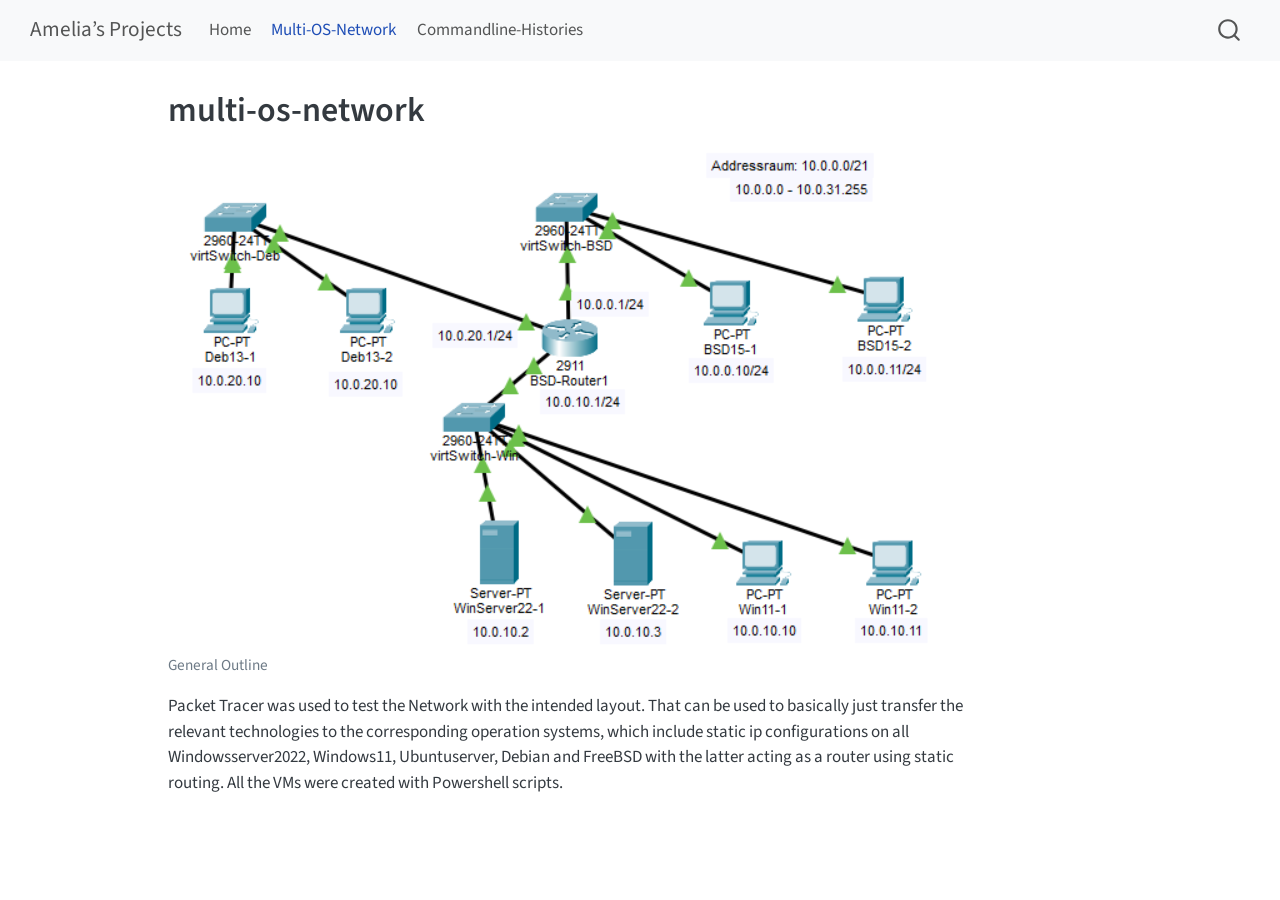
<file: docs/multi-os-network.html>
<!DOCTYPE html>
<html xmlns="http://www.w3.org/1999/xhtml" lang="en" xml:lang="en"><head>

<meta charset="utf-8">
<meta name="generator" content="quarto-1.9.38">

<meta name="viewport" content="width=device-width, initial-scale=1.0, user-scalable=yes">


<title>multi-os-network – Amelia’s Projects</title>
<style>
/* Default styles provided by pandoc.
** See https://pandoc.org/MANUAL.html#variables-for-html for config info.
*/
code{white-space: pre-wrap;}
span.smallcaps{font-variant: small-caps;}
div.columns{display: flex; gap: min(4vw, 1.5em);}
div.column{flex: auto; overflow-x: auto;}
div.hanging-indent{margin-left: 1.5em; text-indent: -1.5em;}
ul.task-list{list-style: none;}
ul.task-list li input[type="checkbox"] {
  width: 0.8em;
  margin: 0 0.8em 0.2em -1em; /* quarto-specific, see https://github.com/quarto-dev/quarto-cli/issues/4556 */ 
  vertical-align: middle;
}
</style>


<script src="site_libs/quarto-nav/quarto-nav.js"></script>
<script src="site_libs/quarto-nav/headroom.min.js"></script>
<script src="site_libs/clipboard/clipboard.min.js"></script>
<script src="site_libs/quarto-search/autocomplete.umd.js"></script>
<script src="site_libs/quarto-search/fuse.min.js"></script>
<script src="site_libs/quarto-search/quarto-search.js"></script>
<meta name="quarto:offset" content="./">
<script src="site_libs/quarto-html/quarto.js" type="module"></script>
<script src="site_libs/quarto-html/tabsets/tabsets.js" type="module"></script>
<script src="site_libs/quarto-html/popper.min.js"></script>
<script src="site_libs/quarto-html/tippy.umd.min.js"></script>
<script src="site_libs/quarto-html/anchor.min.js"></script>
<link href="site_libs/quarto-html/tippy.css" rel="stylesheet">
<link href="site_libs/quarto-html/quarto-syntax-highlighting-15634bcf2e68342d4ad2dfa704d543f6.css" rel="stylesheet" id="quarto-text-highlighting-styles">
<script src="site_libs/bootstrap/bootstrap.min.js"></script>
<link href="site_libs/bootstrap/bootstrap-icons.css" rel="stylesheet">
<link href="site_libs/bootstrap/bootstrap-1c041366ae9c4bbf729be1e6939b9ce4.min.css" rel="stylesheet" append-hash="true" id="quarto-bootstrap" data-mode="light">
<script id="quarto-search-options" type="application/json">{
  "location": "navbar",
  "copy-button": false,
  "collapse-after": 3,
  "panel-placement": "end",
  "type": "overlay",
  "limit": 50,
  "keyboard-shortcut": [
    "f",
    "/",
    "s"
  ],
  "show-item-context": false,
  "language": {
    "search-no-results-text": "No results",
    "search-matching-documents-text": "matching documents",
    "search-copy-link-title": "Copy link to search",
    "search-hide-matches-text": "Hide additional matches",
    "search-more-match-text": "more match in this document",
    "search-more-matches-text": "more matches in this document",
    "search-clear-button-title": "Clear",
    "search-text-placeholder": "",
    "search-detached-cancel-button-title": "Cancel",
    "search-submit-button-title": "Submit",
    "search-label": "Search"
  }
}</script>


</head>

<body class="nav-fixed quarto-light">

<div id="quarto-search-results"></div>
  <header id="quarto-header" class="headroom fixed-top">
    <nav class="navbar navbar-expand-lg " data-bs-theme="dark">
      <div class="navbar-container container-fluid">
      <div class="navbar-brand-container mx-auto">
    <a class="navbar-brand" href="./index.html">
    <span class="navbar-title">Amelia’s Projects</span>
    </a>
  </div>
            <div id="quarto-search" class="" title="Search"></div>
          <button class="navbar-toggler" type="button" data-bs-toggle="collapse" data-bs-target="#navbarCollapse" aria-controls="navbarCollapse" role="menu" aria-expanded="false" aria-label="Toggle navigation" onclick="if (window.quartoToggleHeadroom) { window.quartoToggleHeadroom(); }">
  <span class="navbar-toggler-icon"></span>
</button>
          <div class="collapse navbar-collapse" id="navbarCollapse">
            <ul class="navbar-nav navbar-nav-scroll me-auto">
  <li class="nav-item">
    <a class="nav-link" href="./index.html"> 
<span class="menu-text">Home</span></a>
  </li>  
  <li class="nav-item">
    <a class="nav-link active" href="./multi-os-network.html" aria-current="page"> 
<span class="menu-text">Multi-OS-Network</span></a>
  </li>  
  <li class="nav-item">
    <a class="nav-link" href="./commandline_histories.html"> 
<span class="menu-text">Commandline-Histories</span></a>
  </li>  
</ul>
          </div> <!-- /navcollapse -->
            <div class="quarto-navbar-tools">
</div>
      </div> <!-- /container-fluid -->
    </nav>
</header>
<!-- content -->
<div id="quarto-content" class="quarto-container page-columns page-rows-contents page-layout-article page-navbar">
<!-- sidebar -->
<!-- margin-sidebar -->
    <div id="quarto-margin-sidebar" class="sidebar margin-sidebar zindex-bottom">
        
    </div>
<!-- main -->
<main class="content" id="quarto-document-content">

<header id="title-block-header" class="quarto-title-block default">
<div class="quarto-title">
<h1 class="title">multi-os-network</h1>
</div>



<div class="quarto-title-meta">

    
  
    
  </div>
  


</header>


<div class="quarto-figure quarto-figure-center">
<figure class="figure">
<p><img src="./images/vm_multi-os_network.png" class="img-fluid figure-img"></p>
<figcaption>General Outline</figcaption>
</figure>
</div>
<p>Packet Tracer was used to test the Network with the intended layout. That can be used to basically just transfer the relevant technologies to the corresponding operation systems, which include static ip configurations on all Windowsserver2022, Windows11, Ubuntuserver, Debian and FreeBSD with the latter acting as a router using static routing. All the VMs were created with Powershell scripts.</p>



</main> <!-- /main -->
<script id="quarto-html-after-body" type="application/javascript">
  window.document.addEventListener("DOMContentLoaded", function (event) {
    const icon = "";
    const anchorJS = new window.AnchorJS();
    anchorJS.options = {
      placement: 'right',
      icon: icon
    };
    anchorJS.add('.anchored');
    const isCodeAnnotation = (el) => {
      for (const clz of el.classList) {
        if (clz.startsWith('code-annotation-')) {                     
          return true;
        }
      }
      return false;
    }
    const onCopySuccess = function(e) {
      // button target
      const button = e.trigger;
      // don't keep focus
      button.blur();
      // flash "checked"
      button.classList.add('code-copy-button-checked');
      var currentTitle = button.getAttribute("title");
      button.setAttribute("title", "Copied!");
      let tooltip;
      if (window.bootstrap) {
        button.setAttribute("data-bs-toggle", "tooltip");
        button.setAttribute("data-bs-placement", "left");
        button.setAttribute("data-bs-title", "Copied!");
        tooltip = new bootstrap.Tooltip(button, 
          { trigger: "manual", 
            customClass: "code-copy-button-tooltip",
            offset: [0, -8]});
        tooltip.show();    
      }
      setTimeout(function() {
        if (tooltip) {
          tooltip.hide();
          button.removeAttribute("data-bs-title");
          button.removeAttribute("data-bs-toggle");
          button.removeAttribute("data-bs-placement");
        }
        button.setAttribute("title", currentTitle);
        button.classList.remove('code-copy-button-checked');
      }, 1000);
      // clear code selection
      e.clearSelection();
    }
    const getTextToCopy = function(trigger) {
      const outerScaffold = trigger.parentElement.cloneNode(true);
      const codeEl = outerScaffold.querySelector('code');
      for (const childEl of codeEl.children) {
        if (isCodeAnnotation(childEl)) {
          childEl.remove();
        }
      }
      return codeEl.innerText;
    }
    const clipboard = new window.ClipboardJS('.code-copy-button:not([data-in-quarto-modal])', {
      text: getTextToCopy
    });
    clipboard.on('success', onCopySuccess);
    if (window.document.getElementById('quarto-embedded-source-code-modal')) {
      const clipboardModal = new window.ClipboardJS('.code-copy-button[data-in-quarto-modal]', {
        text: getTextToCopy,
        container: window.document.getElementById('quarto-embedded-source-code-modal')
      });
      clipboardModal.on('success', onCopySuccess);
    }
      var localhostRegex = new RegExp(/^(?:http|https):\/\/localhost\:?[0-9]*\//);
      var mailtoRegex = new RegExp(/^mailto:/);
        var filterRegex = new RegExp('/' + window.location.host + '/');
      var isInternal = (href) => {
          return filterRegex.test(href) || localhostRegex.test(href) || mailtoRegex.test(href);
      }
      // Inspect non-navigation links and adorn them if external
     var links = window.document.querySelectorAll('a[href]:not(.nav-link):not(.navbar-brand):not(.toc-action):not(.sidebar-link):not(.sidebar-item-toggle):not(.pagination-link):not(.no-external):not([aria-hidden]):not(.dropdown-item):not(.quarto-navigation-tool):not(.about-link)');
      for (var i=0; i<links.length; i++) {
        const link = links[i];
        if (!isInternal(link.href)) {
          // undo the damage that might have been done by quarto-nav.js in the case of
          // links that we want to consider external
          if (link.dataset.originalHref !== undefined) {
            link.href = link.dataset.originalHref;
          }
        }
      }
    function tippyHover(el, contentFn, onTriggerFn, onUntriggerFn) {
      const config = {
        allowHTML: true,
        maxWidth: 500,
        delay: 100,
        arrow: false,
        appendTo: function(el) {
            return el.parentElement;
        },
        interactive: true,
        interactiveBorder: 10,
        theme: 'quarto',
        placement: 'bottom-start',
      };
      if (contentFn) {
        config.content = contentFn;
      }
      if (onTriggerFn) {
        config.onTrigger = onTriggerFn;
      }
      if (onUntriggerFn) {
        config.onUntrigger = onUntriggerFn;
      }
      window.tippy(el, config); 
    }
    const noterefs = window.document.querySelectorAll('a[role="doc-noteref"]');
    for (var i=0; i<noterefs.length; i++) {
      const ref = noterefs[i];
      tippyHover(ref, function() {
        // use id or data attribute instead here
        let href = ref.getAttribute('data-footnote-href') || ref.getAttribute('href');
        try { href = new URL(href).hash; } catch {}
        const id = href.replace(/^#\/?/, "");
        const note = window.document.getElementById(id);
        if (note) {
          return note.innerHTML;
        } else {
          return "";
        }
      });
    }
    const xrefs = window.document.querySelectorAll('a.quarto-xref');
    const processXRef = (id, note) => {
      // Strip column container classes
      const stripColumnClz = (el) => {
        el.classList.remove("page-full", "page-columns");
        if (el.children) {
          for (const child of el.children) {
            stripColumnClz(child);
          }
        }
      }
      stripColumnClz(note)
      if (id === null || id.startsWith('sec-')) {
        // Special case sections, only their first couple elements
        const container = document.createElement("div");
        if (note.children && note.children.length > 2) {
          container.appendChild(note.children[0].cloneNode(true));
          for (let i = 1; i < note.children.length; i++) {
            const child = note.children[i];
            if (child.tagName === "P" && child.innerText === "") {
              continue;
            } else {
              container.appendChild(child.cloneNode(true));
              break;
            }
          }
          if (window.Quarto?.typesetMath) {
            window.Quarto.typesetMath(container);
          }
          return container.innerHTML
        } else {
          if (window.Quarto?.typesetMath) {
            window.Quarto.typesetMath(note);
          }
          return note.innerHTML;
        }
      } else {
        // Remove any anchor links if they are present
        const anchorLink = note.querySelector('a.anchorjs-link');
        if (anchorLink) {
          anchorLink.remove();
        }
        if (window.Quarto?.typesetMath) {
          window.Quarto.typesetMath(note);
        }
        if (note.classList.contains("callout")) {
          return note.outerHTML;
        } else {
          return note.innerHTML;
        }
      }
    }
    for (var i=0; i<xrefs.length; i++) {
      const xref = xrefs[i];
      tippyHover(xref, undefined, function(instance) {
        instance.disable();
        let url = xref.getAttribute('href');
        let hash = undefined; 
        if (url.startsWith('#')) {
          hash = url;
        } else {
          try { hash = new URL(url).hash; } catch {}
        }
        if (hash) {
          const id = hash.replace(/^#\/?/, "");
          const note = window.document.getElementById(id);
          if (note !== null) {
            try {
              const html = processXRef(id, note.cloneNode(true));
              instance.setContent(html);
            } finally {
              instance.enable();
              instance.show();
            }
          } else {
            // See if we can fetch this
            fetch(url.split('#')[0])
            .then(res => res.text())
            .then(html => {
              const parser = new DOMParser();
              const htmlDoc = parser.parseFromString(html, "text/html");
              const note = htmlDoc.getElementById(id);
              if (note !== null) {
                const html = processXRef(id, note);
                instance.setContent(html);
              } 
            }).finally(() => {
              instance.enable();
              instance.show();
            });
          }
        } else {
          // See if we can fetch a full url (with no hash to target)
          // This is a special case and we should probably do some content thinning / targeting
          fetch(url)
          .then(res => res.text())
          .then(html => {
            const parser = new DOMParser();
            const htmlDoc = parser.parseFromString(html, "text/html");
            const note = htmlDoc.querySelector('main.content');
            if (note !== null) {
              // This should only happen for chapter cross references
              // (since there is no id in the URL)
              // remove the first header
              if (note.children.length > 0 && note.children[0].tagName === "HEADER") {
                note.children[0].remove();
              }
              const html = processXRef(null, note);
              instance.setContent(html);
            } 
          }).finally(() => {
            instance.enable();
            instance.show();
          });
        }
      }, function(instance) {
      });
    }
        let selectedAnnoteEl;
        const selectorForAnnotation = ( cell, annotation) => {
          let cellAttr = 'data-code-cell="' + cell + '"';
          let lineAttr = 'data-code-annotation="' +  annotation + '"';
          const selector = 'span[' + cellAttr + '][' + lineAttr + ']';
          return selector;
        }
        const selectCodeLines = (annoteEl) => {
          const doc = window.document;
          const targetCell = annoteEl.getAttribute("data-target-cell");
          const targetAnnotation = annoteEl.getAttribute("data-target-annotation");
          const annoteSpan = window.document.querySelector(selectorForAnnotation(targetCell, targetAnnotation));
          const lines = annoteSpan.getAttribute("data-code-lines").split(",");
          const lineIds = lines.map((line) => {
            return targetCell + "-" + line;
          })
          let top = null;
          let height = null;
          let parent = null;
          if (lineIds.length > 0) {
              //compute the position of the single el (top and bottom and make a div)
              const el = window.document.getElementById(lineIds[0]);
              top = el.offsetTop;
              height = el.offsetHeight;
              parent = el.parentElement.parentElement;
            if (lineIds.length > 1) {
              const lastEl = window.document.getElementById(lineIds[lineIds.length - 1]);
              const bottom = lastEl.offsetTop + lastEl.offsetHeight;
              height = bottom - top;
            }
            if (top !== null && height !== null && parent !== null) {
              // cook up a div (if necessary) and position it 
              let div = window.document.getElementById("code-annotation-line-highlight");
              if (div === null) {
                div = window.document.createElement("div");
                div.setAttribute("id", "code-annotation-line-highlight");
                div.style.position = 'absolute';
                parent.appendChild(div);
              }
              div.style.top = top - 2 + "px";
              div.style.height = height + 4 + "px";
              div.style.left = 0;
              let gutterDiv = window.document.getElementById("code-annotation-line-highlight-gutter");
              if (gutterDiv === null) {
                gutterDiv = window.document.createElement("div");
                gutterDiv.setAttribute("id", "code-annotation-line-highlight-gutter");
                gutterDiv.style.position = 'absolute';
                const codeCell = window.document.getElementById(targetCell);
                const gutter = codeCell.querySelector('.code-annotation-gutter');
                gutter.appendChild(gutterDiv);
              }
              gutterDiv.style.top = top - 2 + "px";
              gutterDiv.style.height = height + 4 + "px";
            }
            selectedAnnoteEl = annoteEl;
          }
        };
        const unselectCodeLines = () => {
          const elementsIds = ["code-annotation-line-highlight", "code-annotation-line-highlight-gutter"];
          elementsIds.forEach((elId) => {
            const div = window.document.getElementById(elId);
            if (div) {
              div.remove();
            }
          });
          selectedAnnoteEl = undefined;
        };
          // Handle positioning of the toggle
      window.addEventListener(
        "resize",
        throttle(() => {
          elRect = undefined;
          if (selectedAnnoteEl) {
            selectCodeLines(selectedAnnoteEl);
          }
        }, 10)
      );
      function throttle(fn, ms) {
      let throttle = false;
      let timer;
        return (...args) => {
          if(!throttle) { // first call gets through
              fn.apply(this, args);
              throttle = true;
          } else { // all the others get throttled
              if(timer) clearTimeout(timer); // cancel #2
              timer = setTimeout(() => {
                fn.apply(this, args);
                timer = throttle = false;
              }, ms);
          }
        };
      }
        // Attach click handler to the DT
        const annoteDls = window.document.querySelectorAll('dt[data-target-cell]');
        for (const annoteDlNode of annoteDls) {
          annoteDlNode.addEventListener('click', (event) => {
            const clickedEl = event.target;
            if (clickedEl !== selectedAnnoteEl) {
              unselectCodeLines();
              const activeEl = window.document.querySelector('dt[data-target-cell].code-annotation-active');
              if (activeEl) {
                activeEl.classList.remove('code-annotation-active');
              }
              selectCodeLines(clickedEl);
              clickedEl.classList.add('code-annotation-active');
            } else {
              // Unselect the line
              unselectCodeLines();
              clickedEl.classList.remove('code-annotation-active');
            }
          });
        }
    const findCites = (el) => {
      const parentEl = el.parentElement;
      if (parentEl) {
        const cites = parentEl.dataset.cites;
        if (cites) {
          return {
            el,
            cites: cites.split(' ')
          };
        } else {
          return findCites(el.parentElement)
        }
      } else {
        return undefined;
      }
    };
    var bibliorefs = window.document.querySelectorAll('a[role="doc-biblioref"]');
    for (var i=0; i<bibliorefs.length; i++) {
      const ref = bibliorefs[i];
      const citeInfo = findCites(ref);
      if (citeInfo) {
        tippyHover(citeInfo.el, function() {
          var popup = window.document.createElement('div');
          citeInfo.cites.forEach(function(cite) {
            var citeDiv = window.document.createElement('div');
            citeDiv.classList.add('hanging-indent');
            citeDiv.classList.add('csl-entry');
            var biblioDiv = window.document.getElementById('ref-' + cite);
            if (biblioDiv) {
              citeDiv.innerHTML = biblioDiv.innerHTML;
            }
            popup.appendChild(citeDiv);
          });
          return popup.innerHTML;
        });
      }
    }
  });
  </script>
</div> <!-- /content -->




</body></html>
</file>
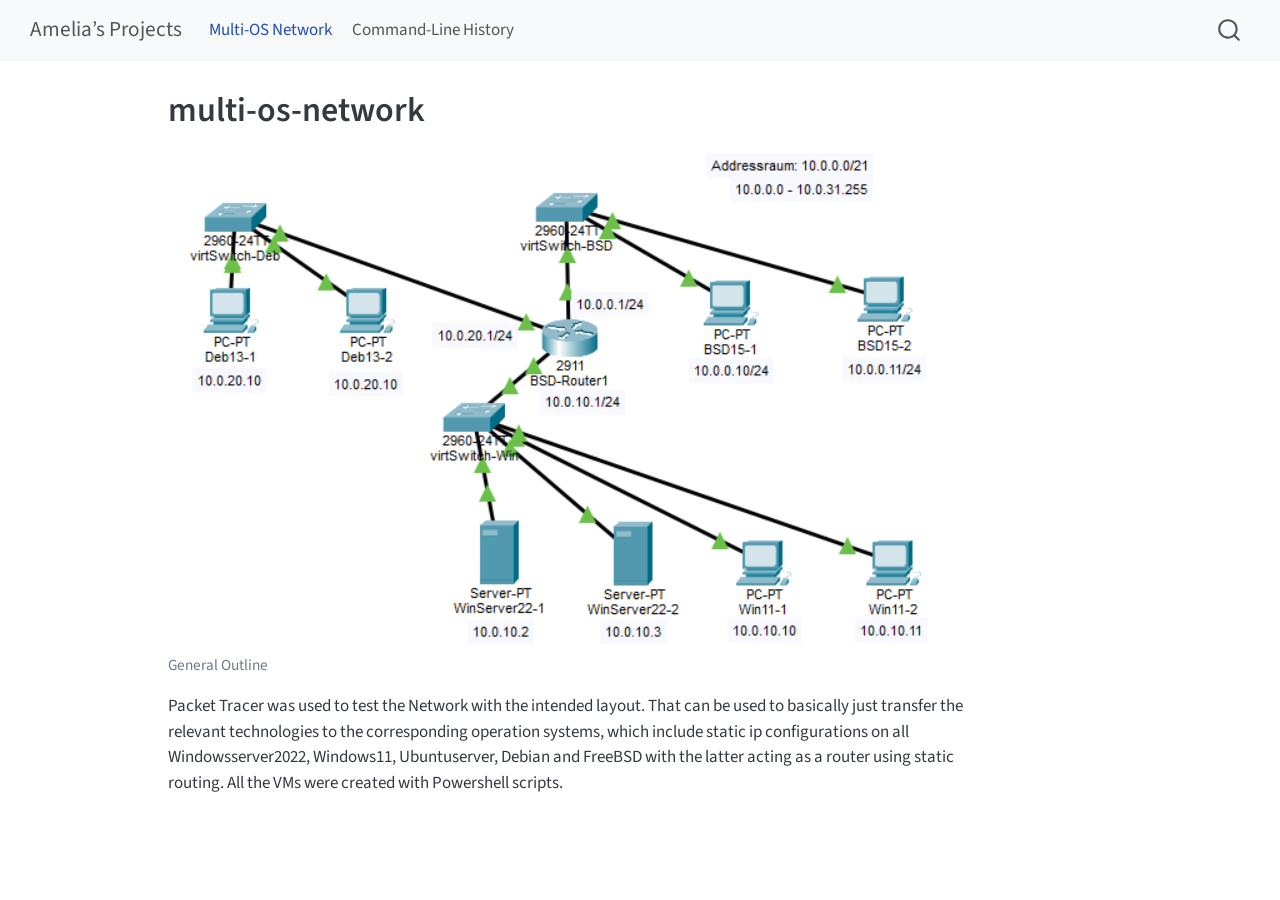
<file: docs/multi-os_network.html>
<!DOCTYPE html>
<html xmlns="http://www.w3.org/1999/xhtml" lang="en" xml:lang="en"><head>

<meta charset="utf-8">
<meta name="generator" content="quarto-1.9.38">

<meta name="viewport" content="width=device-width, initial-scale=1.0, user-scalable=yes">


<title>multi-os-network – Amelia’s Projects</title>
<style>
/* Default styles provided by pandoc.
** See https://pandoc.org/MANUAL.html#variables-for-html for config info.
*/
code{white-space: pre-wrap;}
span.smallcaps{font-variant: small-caps;}
div.columns{display: flex; gap: min(4vw, 1.5em);}
div.column{flex: auto; overflow-x: auto;}
div.hanging-indent{margin-left: 1.5em; text-indent: -1.5em;}
ul.task-list{list-style: none;}
ul.task-list li input[type="checkbox"] {
  width: 0.8em;
  margin: 0 0.8em 0.2em -1em; /* quarto-specific, see https://github.com/quarto-dev/quarto-cli/issues/4556 */ 
  vertical-align: middle;
}
</style>


<script src="site_libs/quarto-nav/quarto-nav.js"></script>
<script src="site_libs/quarto-nav/headroom.min.js"></script>
<script src="site_libs/clipboard/clipboard.min.js"></script>
<script src="site_libs/quarto-search/autocomplete.umd.js"></script>
<script src="site_libs/quarto-search/fuse.min.js"></script>
<script src="site_libs/quarto-search/quarto-search.js"></script>
<meta name="quarto:offset" content="./">
<script src="site_libs/quarto-html/quarto.js" type="module"></script>
<script src="site_libs/quarto-html/tabsets/tabsets.js" type="module"></script>
<script src="site_libs/quarto-html/popper.min.js"></script>
<script src="site_libs/quarto-html/tippy.umd.min.js"></script>
<script src="site_libs/quarto-html/anchor.min.js"></script>
<link href="site_libs/quarto-html/tippy.css" rel="stylesheet">
<link href="site_libs/quarto-html/quarto-syntax-highlighting-15634bcf2e68342d4ad2dfa704d543f6.css" rel="stylesheet" id="quarto-text-highlighting-styles">
<script src="site_libs/bootstrap/bootstrap.min.js"></script>
<link href="site_libs/bootstrap/bootstrap-icons.css" rel="stylesheet">
<link href="site_libs/bootstrap/bootstrap-1c041366ae9c4bbf729be1e6939b9ce4.min.css" rel="stylesheet" append-hash="true" id="quarto-bootstrap" data-mode="light">
<script id="quarto-search-options" type="application/json">{
  "location": "navbar",
  "copy-button": false,
  "collapse-after": 3,
  "panel-placement": "end",
  "type": "overlay",
  "limit": 50,
  "keyboard-shortcut": [
    "f",
    "/",
    "s"
  ],
  "show-item-context": false,
  "language": {
    "search-no-results-text": "No results",
    "search-matching-documents-text": "matching documents",
    "search-copy-link-title": "Copy link to search",
    "search-hide-matches-text": "Hide additional matches",
    "search-more-match-text": "more match in this document",
    "search-more-matches-text": "more matches in this document",
    "search-clear-button-title": "Clear",
    "search-text-placeholder": "",
    "search-detached-cancel-button-title": "Cancel",
    "search-submit-button-title": "Submit",
    "search-label": "Search"
  }
}</script>


</head>

<body class="nav-fixed quarto-light">

<div id="quarto-search-results"></div>
  <header id="quarto-header" class="headroom fixed-top">
    <nav class="navbar navbar-expand-lg " data-bs-theme="dark">
      <div class="navbar-container container-fluid">
      <div class="navbar-brand-container mx-auto">
    <a class="navbar-brand" href="./index.html">
    <span class="navbar-title">Amelia’s Projects</span>
    </a>
  </div>
            <div id="quarto-search" class="" title="Search"></div>
          <button class="navbar-toggler" type="button" data-bs-toggle="collapse" data-bs-target="#navbarCollapse" aria-controls="navbarCollapse" role="menu" aria-expanded="false" aria-label="Toggle navigation" onclick="if (window.quartoToggleHeadroom) { window.quartoToggleHeadroom(); }">
  <span class="navbar-toggler-icon"></span>
</button>
          <div class="collapse navbar-collapse" id="navbarCollapse">
            <ul class="navbar-nav navbar-nav-scroll me-auto">
  <li class="nav-item">
    <a class="nav-link active" href="./multi-os_network.html" aria-current="page"> 
<span class="menu-text">Multi-OS Network</span></a>
  </li>  
  <li class="nav-item">
    <a class="nav-link" href="./command-line_history.html"> 
<span class="menu-text">Command-Line History</span></a>
  </li>  
</ul>
          </div> <!-- /navcollapse -->
            <div class="quarto-navbar-tools">
</div>
      </div> <!-- /container-fluid -->
    </nav>
</header>
<!-- content -->
<div id="quarto-content" class="quarto-container page-columns page-rows-contents page-layout-article page-navbar">
<!-- sidebar -->
<!-- margin-sidebar -->
    <div id="quarto-margin-sidebar" class="sidebar margin-sidebar zindex-bottom">
        
    </div>
<!-- main -->
<main class="content" id="quarto-document-content">

<header id="title-block-header" class="quarto-title-block default">
<div class="quarto-title">
<h1 class="title">multi-os-network</h1>
</div>



<div class="quarto-title-meta">

    
  
    
  </div>
  


</header>


<div class="quarto-figure quarto-figure-center">
<figure class="figure">
<p><img src="./images/vm_multi-os_network.png" class="img-fluid figure-img"></p>
<figcaption>General Outline</figcaption>
</figure>
</div>
<p>Packet Tracer was used to test the Network with the intended layout. That can be used to basically just transfer the relevant technologies to the corresponding operation systems, which include static ip configurations on all Windowsserver2022, Windows11, Ubuntuserver, Debian and FreeBSD with the latter acting as a router using static routing. All the VMs were created with Powershell scripts.</p>



</main> <!-- /main -->
<script id="quarto-html-after-body" type="application/javascript">
  window.document.addEventListener("DOMContentLoaded", function (event) {
    const icon = "";
    const anchorJS = new window.AnchorJS();
    anchorJS.options = {
      placement: 'right',
      icon: icon
    };
    anchorJS.add('.anchored');
    const isCodeAnnotation = (el) => {
      for (const clz of el.classList) {
        if (clz.startsWith('code-annotation-')) {                     
          return true;
        }
      }
      return false;
    }
    const onCopySuccess = function(e) {
      // button target
      const button = e.trigger;
      // don't keep focus
      button.blur();
      // flash "checked"
      button.classList.add('code-copy-button-checked');
      var currentTitle = button.getAttribute("title");
      button.setAttribute("title", "Copied!");
      let tooltip;
      if (window.bootstrap) {
        button.setAttribute("data-bs-toggle", "tooltip");
        button.setAttribute("data-bs-placement", "left");
        button.setAttribute("data-bs-title", "Copied!");
        tooltip = new bootstrap.Tooltip(button, 
          { trigger: "manual", 
            customClass: "code-copy-button-tooltip",
            offset: [0, -8]});
        tooltip.show();    
      }
      setTimeout(function() {
        if (tooltip) {
          tooltip.hide();
          button.removeAttribute("data-bs-title");
          button.removeAttribute("data-bs-toggle");
          button.removeAttribute("data-bs-placement");
        }
        button.setAttribute("title", currentTitle);
        button.classList.remove('code-copy-button-checked');
      }, 1000);
      // clear code selection
      e.clearSelection();
    }
    const getTextToCopy = function(trigger) {
      const outerScaffold = trigger.parentElement.cloneNode(true);
      const codeEl = outerScaffold.querySelector('code');
      for (const childEl of codeEl.children) {
        if (isCodeAnnotation(childEl)) {
          childEl.remove();
        }
      }
      return codeEl.innerText;
    }
    const clipboard = new window.ClipboardJS('.code-copy-button:not([data-in-quarto-modal])', {
      text: getTextToCopy
    });
    clipboard.on('success', onCopySuccess);
    if (window.document.getElementById('quarto-embedded-source-code-modal')) {
      const clipboardModal = new window.ClipboardJS('.code-copy-button[data-in-quarto-modal]', {
        text: getTextToCopy,
        container: window.document.getElementById('quarto-embedded-source-code-modal')
      });
      clipboardModal.on('success', onCopySuccess);
    }
      var localhostRegex = new RegExp(/^(?:http|https):\/\/localhost\:?[0-9]*\//);
      var mailtoRegex = new RegExp(/^mailto:/);
        var filterRegex = new RegExp('/' + window.location.host + '/');
      var isInternal = (href) => {
          return filterRegex.test(href) || localhostRegex.test(href) || mailtoRegex.test(href);
      }
      // Inspect non-navigation links and adorn them if external
     var links = window.document.querySelectorAll('a[href]:not(.nav-link):not(.navbar-brand):not(.toc-action):not(.sidebar-link):not(.sidebar-item-toggle):not(.pagination-link):not(.no-external):not([aria-hidden]):not(.dropdown-item):not(.quarto-navigation-tool):not(.about-link)');
      for (var i=0; i<links.length; i++) {
        const link = links[i];
        if (!isInternal(link.href)) {
          // undo the damage that might have been done by quarto-nav.js in the case of
          // links that we want to consider external
          if (link.dataset.originalHref !== undefined) {
            link.href = link.dataset.originalHref;
          }
        }
      }
    function tippyHover(el, contentFn, onTriggerFn, onUntriggerFn) {
      const config = {
        allowHTML: true,
        maxWidth: 500,
        delay: 100,
        arrow: false,
        appendTo: function(el) {
            return el.parentElement;
        },
        interactive: true,
        interactiveBorder: 10,
        theme: 'quarto',
        placement: 'bottom-start',
      };
      if (contentFn) {
        config.content = contentFn;
      }
      if (onTriggerFn) {
        config.onTrigger = onTriggerFn;
      }
      if (onUntriggerFn) {
        config.onUntrigger = onUntriggerFn;
      }
      window.tippy(el, config); 
    }
    const noterefs = window.document.querySelectorAll('a[role="doc-noteref"]');
    for (var i=0; i<noterefs.length; i++) {
      const ref = noterefs[i];
      tippyHover(ref, function() {
        // use id or data attribute instead here
        let href = ref.getAttribute('data-footnote-href') || ref.getAttribute('href');
        try { href = new URL(href).hash; } catch {}
        const id = href.replace(/^#\/?/, "");
        const note = window.document.getElementById(id);
        if (note) {
          return note.innerHTML;
        } else {
          return "";
        }
      });
    }
    const xrefs = window.document.querySelectorAll('a.quarto-xref');
    const processXRef = (id, note) => {
      // Strip column container classes
      const stripColumnClz = (el) => {
        el.classList.remove("page-full", "page-columns");
        if (el.children) {
          for (const child of el.children) {
            stripColumnClz(child);
          }
        }
      }
      stripColumnClz(note)
      if (id === null || id.startsWith('sec-')) {
        // Special case sections, only their first couple elements
        const container = document.createElement("div");
        if (note.children && note.children.length > 2) {
          container.appendChild(note.children[0].cloneNode(true));
          for (let i = 1; i < note.children.length; i++) {
            const child = note.children[i];
            if (child.tagName === "P" && child.innerText === "") {
              continue;
            } else {
              container.appendChild(child.cloneNode(true));
              break;
            }
          }
          if (window.Quarto?.typesetMath) {
            window.Quarto.typesetMath(container);
          }
          return container.innerHTML
        } else {
          if (window.Quarto?.typesetMath) {
            window.Quarto.typesetMath(note);
          }
          return note.innerHTML;
        }
      } else {
        // Remove any anchor links if they are present
        const anchorLink = note.querySelector('a.anchorjs-link');
        if (anchorLink) {
          anchorLink.remove();
        }
        if (window.Quarto?.typesetMath) {
          window.Quarto.typesetMath(note);
        }
        if (note.classList.contains("callout")) {
          return note.outerHTML;
        } else {
          return note.innerHTML;
        }
      }
    }
    for (var i=0; i<xrefs.length; i++) {
      const xref = xrefs[i];
      tippyHover(xref, undefined, function(instance) {
        instance.disable();
        let url = xref.getAttribute('href');
        let hash = undefined; 
        if (url.startsWith('#')) {
          hash = url;
        } else {
          try { hash = new URL(url).hash; } catch {}
        }
        if (hash) {
          const id = hash.replace(/^#\/?/, "");
          const note = window.document.getElementById(id);
          if (note !== null) {
            try {
              const html = processXRef(id, note.cloneNode(true));
              instance.setContent(html);
            } finally {
              instance.enable();
              instance.show();
            }
          } else {
            // See if we can fetch this
            fetch(url.split('#')[0])
            .then(res => res.text())
            .then(html => {
              const parser = new DOMParser();
              const htmlDoc = parser.parseFromString(html, "text/html");
              const note = htmlDoc.getElementById(id);
              if (note !== null) {
                const html = processXRef(id, note);
                instance.setContent(html);
              } 
            }).finally(() => {
              instance.enable();
              instance.show();
            });
          }
        } else {
          // See if we can fetch a full url (with no hash to target)
          // This is a special case and we should probably do some content thinning / targeting
          fetch(url)
          .then(res => res.text())
          .then(html => {
            const parser = new DOMParser();
            const htmlDoc = parser.parseFromString(html, "text/html");
            const note = htmlDoc.querySelector('main.content');
            if (note !== null) {
              // This should only happen for chapter cross references
              // (since there is no id in the URL)
              // remove the first header
              if (note.children.length > 0 && note.children[0].tagName === "HEADER") {
                note.children[0].remove();
              }
              const html = processXRef(null, note);
              instance.setContent(html);
            } 
          }).finally(() => {
            instance.enable();
            instance.show();
          });
        }
      }, function(instance) {
      });
    }
        let selectedAnnoteEl;
        const selectorForAnnotation = ( cell, annotation) => {
          let cellAttr = 'data-code-cell="' + cell + '"';
          let lineAttr = 'data-code-annotation="' +  annotation + '"';
          const selector = 'span[' + cellAttr + '][' + lineAttr + ']';
          return selector;
        }
        const selectCodeLines = (annoteEl) => {
          const doc = window.document;
          const targetCell = annoteEl.getAttribute("data-target-cell");
          const targetAnnotation = annoteEl.getAttribute("data-target-annotation");
          const annoteSpan = window.document.querySelector(selectorForAnnotation(targetCell, targetAnnotation));
          const lines = annoteSpan.getAttribute("data-code-lines").split(",");
          const lineIds = lines.map((line) => {
            return targetCell + "-" + line;
          })
          let top = null;
          let height = null;
          let parent = null;
          if (lineIds.length > 0) {
              //compute the position of the single el (top and bottom and make a div)
              const el = window.document.getElementById(lineIds[0]);
              top = el.offsetTop;
              height = el.offsetHeight;
              parent = el.parentElement.parentElement;
            if (lineIds.length > 1) {
              const lastEl = window.document.getElementById(lineIds[lineIds.length - 1]);
              const bottom = lastEl.offsetTop + lastEl.offsetHeight;
              height = bottom - top;
            }
            if (top !== null && height !== null && parent !== null) {
              // cook up a div (if necessary) and position it 
              let div = window.document.getElementById("code-annotation-line-highlight");
              if (div === null) {
                div = window.document.createElement("div");
                div.setAttribute("id", "code-annotation-line-highlight");
                div.style.position = 'absolute';
                parent.appendChild(div);
              }
              div.style.top = top - 2 + "px";
              div.style.height = height + 4 + "px";
              div.style.left = 0;
              let gutterDiv = window.document.getElementById("code-annotation-line-highlight-gutter");
              if (gutterDiv === null) {
                gutterDiv = window.document.createElement("div");
                gutterDiv.setAttribute("id", "code-annotation-line-highlight-gutter");
                gutterDiv.style.position = 'absolute';
                const codeCell = window.document.getElementById(targetCell);
                const gutter = codeCell.querySelector('.code-annotation-gutter');
                gutter.appendChild(gutterDiv);
              }
              gutterDiv.style.top = top - 2 + "px";
              gutterDiv.style.height = height + 4 + "px";
            }
            selectedAnnoteEl = annoteEl;
          }
        };
        const unselectCodeLines = () => {
          const elementsIds = ["code-annotation-line-highlight", "code-annotation-line-highlight-gutter"];
          elementsIds.forEach((elId) => {
            const div = window.document.getElementById(elId);
            if (div) {
              div.remove();
            }
          });
          selectedAnnoteEl = undefined;
        };
          // Handle positioning of the toggle
      window.addEventListener(
        "resize",
        throttle(() => {
          elRect = undefined;
          if (selectedAnnoteEl) {
            selectCodeLines(selectedAnnoteEl);
          }
        }, 10)
      );
      function throttle(fn, ms) {
      let throttle = false;
      let timer;
        return (...args) => {
          if(!throttle) { // first call gets through
              fn.apply(this, args);
              throttle = true;
          } else { // all the others get throttled
              if(timer) clearTimeout(timer); // cancel #2
              timer = setTimeout(() => {
                fn.apply(this, args);
                timer = throttle = false;
              }, ms);
          }
        };
      }
        // Attach click handler to the DT
        const annoteDls = window.document.querySelectorAll('dt[data-target-cell]');
        for (const annoteDlNode of annoteDls) {
          annoteDlNode.addEventListener('click', (event) => {
            const clickedEl = event.target;
            if (clickedEl !== selectedAnnoteEl) {
              unselectCodeLines();
              const activeEl = window.document.querySelector('dt[data-target-cell].code-annotation-active');
              if (activeEl) {
                activeEl.classList.remove('code-annotation-active');
              }
              selectCodeLines(clickedEl);
              clickedEl.classList.add('code-annotation-active');
            } else {
              // Unselect the line
              unselectCodeLines();
              clickedEl.classList.remove('code-annotation-active');
            }
          });
        }
    const findCites = (el) => {
      const parentEl = el.parentElement;
      if (parentEl) {
        const cites = parentEl.dataset.cites;
        if (cites) {
          return {
            el,
            cites: cites.split(' ')
          };
        } else {
          return findCites(el.parentElement)
        }
      } else {
        return undefined;
      }
    };
    var bibliorefs = window.document.querySelectorAll('a[role="doc-biblioref"]');
    for (var i=0; i<bibliorefs.length; i++) {
      const ref = bibliorefs[i];
      const citeInfo = findCites(ref);
      if (citeInfo) {
        tippyHover(citeInfo.el, function() {
          var popup = window.document.createElement('div');
          citeInfo.cites.forEach(function(cite) {
            var citeDiv = window.document.createElement('div');
            citeDiv.classList.add('hanging-indent');
            citeDiv.classList.add('csl-entry');
            var biblioDiv = window.document.getElementById('ref-' + cite);
            if (biblioDiv) {
              citeDiv.innerHTML = biblioDiv.innerHTML;
            }
            popup.appendChild(citeDiv);
          });
          return popup.innerHTML;
        });
      }
    }
  });
  </script>
</div> <!-- /content -->




</body></html>
</file>
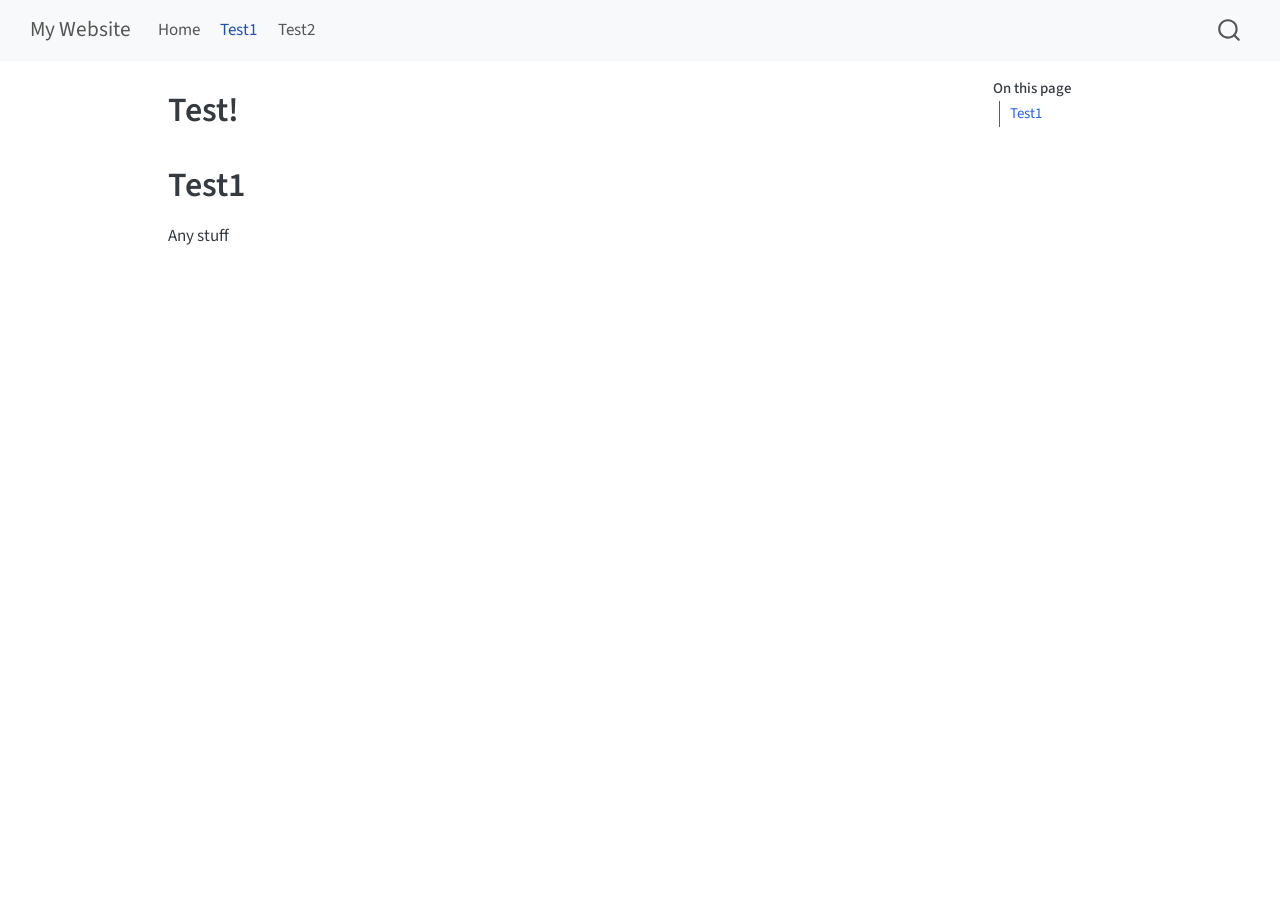
<file: docs/test1.html>
<!DOCTYPE html>
<html xmlns="http://www.w3.org/1999/xhtml" lang="en" xml:lang="en"><head>

<meta charset="utf-8">
<meta name="generator" content="quarto-1.9.38">

<meta name="viewport" content="width=device-width, initial-scale=1.0, user-scalable=yes">


<title>Test! – My Website</title>
<style>
/* Default styles provided by pandoc.
** See https://pandoc.org/MANUAL.html#variables-for-html for config info.
*/
code{white-space: pre-wrap;}
span.smallcaps{font-variant: small-caps;}
div.columns{display: flex; gap: min(4vw, 1.5em);}
div.column{flex: auto; overflow-x: auto;}
div.hanging-indent{margin-left: 1.5em; text-indent: -1.5em;}
ul.task-list{list-style: none;}
ul.task-list li input[type="checkbox"] {
  width: 0.8em;
  margin: 0 0.8em 0.2em -1em; /* quarto-specific, see https://github.com/quarto-dev/quarto-cli/issues/4556 */ 
  vertical-align: middle;
}
</style>


<script src="site_libs/quarto-nav/quarto-nav.js"></script>
<script src="site_libs/quarto-nav/headroom.min.js"></script>
<script src="site_libs/clipboard/clipboard.min.js"></script>
<script src="site_libs/quarto-search/autocomplete.umd.js"></script>
<script src="site_libs/quarto-search/fuse.min.js"></script>
<script src="site_libs/quarto-search/quarto-search.js"></script>
<meta name="quarto:offset" content="./">
<script src="site_libs/quarto-html/quarto.js" type="module"></script>
<script src="site_libs/quarto-html/tabsets/tabsets.js" type="module"></script>
<script src="site_libs/quarto-html/popper.min.js"></script>
<script src="site_libs/quarto-html/tippy.umd.min.js"></script>
<script src="site_libs/quarto-html/anchor.min.js"></script>
<link href="site_libs/quarto-html/tippy.css" rel="stylesheet">
<link href="site_libs/quarto-html/quarto-syntax-highlighting-15634bcf2e68342d4ad2dfa704d543f6.css" rel="stylesheet" id="quarto-text-highlighting-styles">
<script src="site_libs/bootstrap/bootstrap.min.js"></script>
<link href="site_libs/bootstrap/bootstrap-icons.css" rel="stylesheet">
<link href="site_libs/bootstrap/bootstrap-1c041366ae9c4bbf729be1e6939b9ce4.min.css" rel="stylesheet" append-hash="true" id="quarto-bootstrap" data-mode="light">
<script id="quarto-search-options" type="application/json">{
  "location": "navbar",
  "copy-button": false,
  "collapse-after": 3,
  "panel-placement": "end",
  "type": "overlay",
  "limit": 50,
  "keyboard-shortcut": [
    "f",
    "/",
    "s"
  ],
  "show-item-context": false,
  "language": {
    "search-no-results-text": "No results",
    "search-matching-documents-text": "matching documents",
    "search-copy-link-title": "Copy link to search",
    "search-hide-matches-text": "Hide additional matches",
    "search-more-match-text": "more match in this document",
    "search-more-matches-text": "more matches in this document",
    "search-clear-button-title": "Clear",
    "search-text-placeholder": "",
    "search-detached-cancel-button-title": "Cancel",
    "search-submit-button-title": "Submit",
    "search-label": "Search"
  }
}</script>


</head>

<body class="nav-fixed quarto-light">

<div id="quarto-search-results"></div>
  <header id="quarto-header" class="headroom fixed-top">
    <nav class="navbar navbar-expand-lg " data-bs-theme="dark">
      <div class="navbar-container container-fluid">
      <div class="navbar-brand-container mx-auto">
    <a class="navbar-brand" href="./index.html">
    <span class="navbar-title">My Website</span>
    </a>
  </div>
            <div id="quarto-search" class="" title="Search"></div>
          <button class="navbar-toggler" type="button" data-bs-toggle="collapse" data-bs-target="#navbarCollapse" aria-controls="navbarCollapse" role="menu" aria-expanded="false" aria-label="Toggle navigation" onclick="if (window.quartoToggleHeadroom) { window.quartoToggleHeadroom(); }">
  <span class="navbar-toggler-icon"></span>
</button>
          <div class="collapse navbar-collapse" id="navbarCollapse">
            <ul class="navbar-nav navbar-nav-scroll me-auto">
  <li class="nav-item">
    <a class="nav-link" href="./index.html"> 
<span class="menu-text">Home</span></a>
  </li>  
  <li class="nav-item">
    <a class="nav-link active" href="./test1.html" aria-current="page"> 
<span class="menu-text">Test1</span></a>
  </li>  
  <li class="nav-item">
    <a class="nav-link" href="./test2.html"> 
<span class="menu-text">Test2</span></a>
  </li>  
</ul>
          </div> <!-- /navcollapse -->
            <div class="quarto-navbar-tools">
</div>
      </div> <!-- /container-fluid -->
    </nav>
</header>
<!-- content -->
<div id="quarto-content" class="quarto-container page-columns page-rows-contents page-layout-article page-navbar">
<!-- sidebar -->
<!-- margin-sidebar -->
    <div id="quarto-margin-sidebar" class="sidebar margin-sidebar">
        <nav id="TOC" role="doc-toc" class="toc-active">
    <h2 id="toc-title">On this page</h2>
   
  <ul>
  <li><a href="#test1" id="toc-test1" class="nav-link active" data-scroll-target="#test1">Test1</a></li>
  </ul>
</nav>
    </div>
<!-- main -->
<main class="content" id="quarto-document-content">

<header id="title-block-header" class="quarto-title-block default">
<div class="quarto-title">
<h1 class="title">Test!</h1>
</div>



<div class="quarto-title-meta">

    
  
    
  </div>
  


</header>


<section id="test1" class="level1">
<h1>Test1</h1>
<p>Any stuff</p>


</section>

</main> <!-- /main -->
<script id="quarto-html-after-body" type="application/javascript">
  window.document.addEventListener("DOMContentLoaded", function (event) {
    const icon = "";
    const anchorJS = new window.AnchorJS();
    anchorJS.options = {
      placement: 'right',
      icon: icon
    };
    anchorJS.add('.anchored');
    const isCodeAnnotation = (el) => {
      for (const clz of el.classList) {
        if (clz.startsWith('code-annotation-')) {                     
          return true;
        }
      }
      return false;
    }
    const onCopySuccess = function(e) {
      // button target
      const button = e.trigger;
      // don't keep focus
      button.blur();
      // flash "checked"
      button.classList.add('code-copy-button-checked');
      var currentTitle = button.getAttribute("title");
      button.setAttribute("title", "Copied!");
      let tooltip;
      if (window.bootstrap) {
        button.setAttribute("data-bs-toggle", "tooltip");
        button.setAttribute("data-bs-placement", "left");
        button.setAttribute("data-bs-title", "Copied!");
        tooltip = new bootstrap.Tooltip(button, 
          { trigger: "manual", 
            customClass: "code-copy-button-tooltip",
            offset: [0, -8]});
        tooltip.show();    
      }
      setTimeout(function() {
        if (tooltip) {
          tooltip.hide();
          button.removeAttribute("data-bs-title");
          button.removeAttribute("data-bs-toggle");
          button.removeAttribute("data-bs-placement");
        }
        button.setAttribute("title", currentTitle);
        button.classList.remove('code-copy-button-checked');
      }, 1000);
      // clear code selection
      e.clearSelection();
    }
    const getTextToCopy = function(trigger) {
      const outerScaffold = trigger.parentElement.cloneNode(true);
      const codeEl = outerScaffold.querySelector('code');
      for (const childEl of codeEl.children) {
        if (isCodeAnnotation(childEl)) {
          childEl.remove();
        }
      }
      return codeEl.innerText;
    }
    const clipboard = new window.ClipboardJS('.code-copy-button:not([data-in-quarto-modal])', {
      text: getTextToCopy
    });
    clipboard.on('success', onCopySuccess);
    if (window.document.getElementById('quarto-embedded-source-code-modal')) {
      const clipboardModal = new window.ClipboardJS('.code-copy-button[data-in-quarto-modal]', {
        text: getTextToCopy,
        container: window.document.getElementById('quarto-embedded-source-code-modal')
      });
      clipboardModal.on('success', onCopySuccess);
    }
      var localhostRegex = new RegExp(/^(?:http|https):\/\/localhost\:?[0-9]*\//);
      var mailtoRegex = new RegExp(/^mailto:/);
        var filterRegex = new RegExp('/' + window.location.host + '/');
      var isInternal = (href) => {
          return filterRegex.test(href) || localhostRegex.test(href) || mailtoRegex.test(href);
      }
      // Inspect non-navigation links and adorn them if external
     var links = window.document.querySelectorAll('a[href]:not(.nav-link):not(.navbar-brand):not(.toc-action):not(.sidebar-link):not(.sidebar-item-toggle):not(.pagination-link):not(.no-external):not([aria-hidden]):not(.dropdown-item):not(.quarto-navigation-tool):not(.about-link)');
      for (var i=0; i<links.length; i++) {
        const link = links[i];
        if (!isInternal(link.href)) {
          // undo the damage that might have been done by quarto-nav.js in the case of
          // links that we want to consider external
          if (link.dataset.originalHref !== undefined) {
            link.href = link.dataset.originalHref;
          }
        }
      }
    function tippyHover(el, contentFn, onTriggerFn, onUntriggerFn) {
      const config = {
        allowHTML: true,
        maxWidth: 500,
        delay: 100,
        arrow: false,
        appendTo: function(el) {
            return el.parentElement;
        },
        interactive: true,
        interactiveBorder: 10,
        theme: 'quarto',
        placement: 'bottom-start',
      };
      if (contentFn) {
        config.content = contentFn;
      }
      if (onTriggerFn) {
        config.onTrigger = onTriggerFn;
      }
      if (onUntriggerFn) {
        config.onUntrigger = onUntriggerFn;
      }
      window.tippy(el, config); 
    }
    const noterefs = window.document.querySelectorAll('a[role="doc-noteref"]');
    for (var i=0; i<noterefs.length; i++) {
      const ref = noterefs[i];
      tippyHover(ref, function() {
        // use id or data attribute instead here
        let href = ref.getAttribute('data-footnote-href') || ref.getAttribute('href');
        try { href = new URL(href).hash; } catch {}
        const id = href.replace(/^#\/?/, "");
        const note = window.document.getElementById(id);
        if (note) {
          return note.innerHTML;
        } else {
          return "";
        }
      });
    }
    const xrefs = window.document.querySelectorAll('a.quarto-xref');
    const processXRef = (id, note) => {
      // Strip column container classes
      const stripColumnClz = (el) => {
        el.classList.remove("page-full", "page-columns");
        if (el.children) {
          for (const child of el.children) {
            stripColumnClz(child);
          }
        }
      }
      stripColumnClz(note)
      if (id === null || id.startsWith('sec-')) {
        // Special case sections, only their first couple elements
        const container = document.createElement("div");
        if (note.children && note.children.length > 2) {
          container.appendChild(note.children[0].cloneNode(true));
          for (let i = 1; i < note.children.length; i++) {
            const child = note.children[i];
            if (child.tagName === "P" && child.innerText === "") {
              continue;
            } else {
              container.appendChild(child.cloneNode(true));
              break;
            }
          }
          if (window.Quarto?.typesetMath) {
            window.Quarto.typesetMath(container);
          }
          return container.innerHTML
        } else {
          if (window.Quarto?.typesetMath) {
            window.Quarto.typesetMath(note);
          }
          return note.innerHTML;
        }
      } else {
        // Remove any anchor links if they are present
        const anchorLink = note.querySelector('a.anchorjs-link');
        if (anchorLink) {
          anchorLink.remove();
        }
        if (window.Quarto?.typesetMath) {
          window.Quarto.typesetMath(note);
        }
        if (note.classList.contains("callout")) {
          return note.outerHTML;
        } else {
          return note.innerHTML;
        }
      }
    }
    for (var i=0; i<xrefs.length; i++) {
      const xref = xrefs[i];
      tippyHover(xref, undefined, function(instance) {
        instance.disable();
        let url = xref.getAttribute('href');
        let hash = undefined; 
        if (url.startsWith('#')) {
          hash = url;
        } else {
          try { hash = new URL(url).hash; } catch {}
        }
        if (hash) {
          const id = hash.replace(/^#\/?/, "");
          const note = window.document.getElementById(id);
          if (note !== null) {
            try {
              const html = processXRef(id, note.cloneNode(true));
              instance.setContent(html);
            } finally {
              instance.enable();
              instance.show();
            }
          } else {
            // See if we can fetch this
            fetch(url.split('#')[0])
            .then(res => res.text())
            .then(html => {
              const parser = new DOMParser();
              const htmlDoc = parser.parseFromString(html, "text/html");
              const note = htmlDoc.getElementById(id);
              if (note !== null) {
                const html = processXRef(id, note);
                instance.setContent(html);
              } 
            }).finally(() => {
              instance.enable();
              instance.show();
            });
          }
        } else {
          // See if we can fetch a full url (with no hash to target)
          // This is a special case and we should probably do some content thinning / targeting
          fetch(url)
          .then(res => res.text())
          .then(html => {
            const parser = new DOMParser();
            const htmlDoc = parser.parseFromString(html, "text/html");
            const note = htmlDoc.querySelector('main.content');
            if (note !== null) {
              // This should only happen for chapter cross references
              // (since there is no id in the URL)
              // remove the first header
              if (note.children.length > 0 && note.children[0].tagName === "HEADER") {
                note.children[0].remove();
              }
              const html = processXRef(null, note);
              instance.setContent(html);
            } 
          }).finally(() => {
            instance.enable();
            instance.show();
          });
        }
      }, function(instance) {
      });
    }
        let selectedAnnoteEl;
        const selectorForAnnotation = ( cell, annotation) => {
          let cellAttr = 'data-code-cell="' + cell + '"';
          let lineAttr = 'data-code-annotation="' +  annotation + '"';
          const selector = 'span[' + cellAttr + '][' + lineAttr + ']';
          return selector;
        }
        const selectCodeLines = (annoteEl) => {
          const doc = window.document;
          const targetCell = annoteEl.getAttribute("data-target-cell");
          const targetAnnotation = annoteEl.getAttribute("data-target-annotation");
          const annoteSpan = window.document.querySelector(selectorForAnnotation(targetCell, targetAnnotation));
          const lines = annoteSpan.getAttribute("data-code-lines").split(",");
          const lineIds = lines.map((line) => {
            return targetCell + "-" + line;
          })
          let top = null;
          let height = null;
          let parent = null;
          if (lineIds.length > 0) {
              //compute the position of the single el (top and bottom and make a div)
              const el = window.document.getElementById(lineIds[0]);
              top = el.offsetTop;
              height = el.offsetHeight;
              parent = el.parentElement.parentElement;
            if (lineIds.length > 1) {
              const lastEl = window.document.getElementById(lineIds[lineIds.length - 1]);
              const bottom = lastEl.offsetTop + lastEl.offsetHeight;
              height = bottom - top;
            }
            if (top !== null && height !== null && parent !== null) {
              // cook up a div (if necessary) and position it 
              let div = window.document.getElementById("code-annotation-line-highlight");
              if (div === null) {
                div = window.document.createElement("div");
                div.setAttribute("id", "code-annotation-line-highlight");
                div.style.position = 'absolute';
                parent.appendChild(div);
              }
              div.style.top = top - 2 + "px";
              div.style.height = height + 4 + "px";
              div.style.left = 0;
              let gutterDiv = window.document.getElementById("code-annotation-line-highlight-gutter");
              if (gutterDiv === null) {
                gutterDiv = window.document.createElement("div");
                gutterDiv.setAttribute("id", "code-annotation-line-highlight-gutter");
                gutterDiv.style.position = 'absolute';
                const codeCell = window.document.getElementById(targetCell);
                const gutter = codeCell.querySelector('.code-annotation-gutter');
                gutter.appendChild(gutterDiv);
              }
              gutterDiv.style.top = top - 2 + "px";
              gutterDiv.style.height = height + 4 + "px";
            }
            selectedAnnoteEl = annoteEl;
          }
        };
        const unselectCodeLines = () => {
          const elementsIds = ["code-annotation-line-highlight", "code-annotation-line-highlight-gutter"];
          elementsIds.forEach((elId) => {
            const div = window.document.getElementById(elId);
            if (div) {
              div.remove();
            }
          });
          selectedAnnoteEl = undefined;
        };
          // Handle positioning of the toggle
      window.addEventListener(
        "resize",
        throttle(() => {
          elRect = undefined;
          if (selectedAnnoteEl) {
            selectCodeLines(selectedAnnoteEl);
          }
        }, 10)
      );
      function throttle(fn, ms) {
      let throttle = false;
      let timer;
        return (...args) => {
          if(!throttle) { // first call gets through
              fn.apply(this, args);
              throttle = true;
          } else { // all the others get throttled
              if(timer) clearTimeout(timer); // cancel #2
              timer = setTimeout(() => {
                fn.apply(this, args);
                timer = throttle = false;
              }, ms);
          }
        };
      }
        // Attach click handler to the DT
        const annoteDls = window.document.querySelectorAll('dt[data-target-cell]');
        for (const annoteDlNode of annoteDls) {
          annoteDlNode.addEventListener('click', (event) => {
            const clickedEl = event.target;
            if (clickedEl !== selectedAnnoteEl) {
              unselectCodeLines();
              const activeEl = window.document.querySelector('dt[data-target-cell].code-annotation-active');
              if (activeEl) {
                activeEl.classList.remove('code-annotation-active');
              }
              selectCodeLines(clickedEl);
              clickedEl.classList.add('code-annotation-active');
            } else {
              // Unselect the line
              unselectCodeLines();
              clickedEl.classList.remove('code-annotation-active');
            }
          });
        }
    const findCites = (el) => {
      const parentEl = el.parentElement;
      if (parentEl) {
        const cites = parentEl.dataset.cites;
        if (cites) {
          return {
            el,
            cites: cites.split(' ')
          };
        } else {
          return findCites(el.parentElement)
        }
      } else {
        return undefined;
      }
    };
    var bibliorefs = window.document.querySelectorAll('a[role="doc-biblioref"]');
    for (var i=0; i<bibliorefs.length; i++) {
      const ref = bibliorefs[i];
      const citeInfo = findCites(ref);
      if (citeInfo) {
        tippyHover(citeInfo.el, function() {
          var popup = window.document.createElement('div');
          citeInfo.cites.forEach(function(cite) {
            var citeDiv = window.document.createElement('div');
            citeDiv.classList.add('hanging-indent');
            citeDiv.classList.add('csl-entry');
            var biblioDiv = window.document.getElementById('ref-' + cite);
            if (biblioDiv) {
              citeDiv.innerHTML = biblioDiv.innerHTML;
            }
            popup.appendChild(citeDiv);
          });
          return popup.innerHTML;
        });
      }
    }
  });
  </script>
</div> <!-- /content -->




</body></html>
</file>
<file: docs/site_libs/quarto-html/tippy.css>
.tippy-box[data-animation=fade][data-state=hidden]{opacity:0}[data-tippy-root]{max-width:calc(100vw - 10px)}.tippy-box{position:relative;background-color:#333;color:#fff;border-radius:4px;font-size:14px;line-height:1.4;white-space:normal;outline:0;transition-property:transform,visibility,opacity}.tippy-box[data-placement^=top]>.tippy-arrow{bottom:0}.tippy-box[data-placement^=top]>.tippy-arrow:before{bottom:-7px;left:0;border-width:8px 8px 0;border-top-color:initial;transform-origin:center top}.tippy-box[data-placement^=bottom]>.tippy-arrow{top:0}.tippy-box[data-placement^=bottom]>.tippy-arrow:before{top:-7px;left:0;border-width:0 8px 8px;border-bottom-color:initial;transform-origin:center bottom}.tippy-box[data-placement^=left]>.tippy-arrow{right:0}.tippy-box[data-placement^=left]>.tippy-arrow:before{border-width:8px 0 8px 8px;border-left-color:initial;right:-7px;transform-origin:center left}.tippy-box[data-placement^=right]>.tippy-arrow{left:0}.tippy-box[data-placement^=right]>.tippy-arrow:before{left:-7px;border-width:8px 8px 8px 0;border-right-color:initial;transform-origin:center right}.tippy-box[data-inertia][data-state=visible]{transition-timing-function:cubic-bezier(.54,1.5,.38,1.11)}.tippy-arrow{width:16px;height:16px;color:#333}.tippy-arrow:before{content:"";position:absolute;border-color:transparent;border-style:solid}.tippy-content{position:relative;padding:5px 9px;z-index:1}
</file>
<file: docs/site_libs/quarto-html/quarto-syntax-highlighting-15634bcf2e68342d4ad2dfa704d543f6.css>
/* quarto syntax highlight colors */
:root {
  --quarto-hl-ot-color: #003B4F;
  --quarto-hl-at-color: #657422;
  --quarto-hl-ss-color: #20794D;
  --quarto-hl-an-color: #5E5E5E;
  --quarto-hl-fu-color: #4758AB;
  --quarto-hl-st-color: #20794D;
  --quarto-hl-cf-color: #003B4F;
  --quarto-hl-op-color: #5E5E5E;
  --quarto-hl-er-color: #AD0000;
  --quarto-hl-bn-color: #AD0000;
  --quarto-hl-al-color: #AD0000;
  --quarto-hl-va-color: #111111;
  --quarto-hl-bu-color: inherit;
  --quarto-hl-ex-color: inherit;
  --quarto-hl-pp-color: #AD0000;
  --quarto-hl-in-color: #5E5E5E;
  --quarto-hl-vs-color: #20794D;
  --quarto-hl-wa-color: #5E5E5E;
  --quarto-hl-do-color: #5E5E5E;
  --quarto-hl-im-color: #00769E;
  --quarto-hl-ch-color: #20794D;
  --quarto-hl-dt-color: #AD0000;
  --quarto-hl-fl-color: #AD0000;
  --quarto-hl-co-color: #5E5E5E;
  --quarto-hl-cv-color: #5E5E5E;
  --quarto-hl-cn-color: #8f5902;
  --quarto-hl-sc-color: #5E5E5E;
  --quarto-hl-dv-color: #AD0000;
  --quarto-hl-kw-color: #003B4F;
}

/* other quarto variables */
:root {
  --quarto-font-monospace: SFMono-Regular, Menlo, Monaco, Consolas, "Liberation Mono", "Courier New", monospace;
}

/* syntax highlight based on Pandoc's rules */
pre > code.sourceCode > span {
  color: #003B4F;
}

code.sourceCode > span {
  color: #003B4F;
}

div.sourceCode,
div.sourceCode pre.sourceCode {
  color: #003B4F;
}

/* Normal */
code span {
  color: #003B4F;
}

/* Alert */
code span.al {
  color: #AD0000;
  font-style: inherit;
}

/* Annotation */
code span.an {
  color: #5E5E5E;
  font-style: inherit;
}

/* Attribute */
code span.at {
  color: #657422;
  font-style: inherit;
}

/* BaseN */
code span.bn {
  color: #AD0000;
  font-style: inherit;
}

/* BuiltIn */
code span.bu {
  font-style: inherit;
}

/* ControlFlow */
code span.cf {
  color: #003B4F;
  font-weight: bold;
  font-style: inherit;
}

/* Char */
code span.ch {
  color: #20794D;
  font-style: inherit;
}

/* Constant */
code span.cn {
  color: #8f5902;
  font-style: inherit;
}

/* Comment */
code span.co {
  color: #5E5E5E;
  font-style: inherit;
}

/* CommentVar */
code span.cv {
  color: #5E5E5E;
  font-style: italic;
}

/* Documentation */
code span.do {
  color: #5E5E5E;
  font-style: italic;
}

/* DataType */
code span.dt {
  color: #AD0000;
  font-style: inherit;
}

/* DecVal */
code span.dv {
  color: #AD0000;
  font-style: inherit;
}

/* Error */
code span.er {
  color: #AD0000;
  font-style: inherit;
}

/* Extension */
code span.ex {
  font-style: inherit;
}

/* Float */
code span.fl {
  color: #AD0000;
  font-style: inherit;
}

/* Function */
code span.fu {
  color: #4758AB;
  font-style: inherit;
}

/* Import */
code span.im {
  color: #00769E;
  font-style: inherit;
}

/* Information */
code span.in {
  color: #5E5E5E;
  font-style: inherit;
}

/* Keyword */
code span.kw {
  color: #003B4F;
  font-weight: bold;
  font-style: inherit;
}

/* Operator */
code span.op {
  color: #5E5E5E;
  font-style: inherit;
}

/* Other */
code span.ot {
  color: #003B4F;
  font-style: inherit;
}

/* Preprocessor */
code span.pp {
  color: #AD0000;
  font-style: inherit;
}

/* SpecialChar */
code span.sc {
  color: #5E5E5E;
  font-style: inherit;
}

/* SpecialString */
code span.ss {
  color: #20794D;
  font-style: inherit;
}

/* String */
code span.st {
  color: #20794D;
  font-style: inherit;
}

/* Variable */
code span.va {
  color: #111111;
  font-style: inherit;
}

/* VerbatimString */
code span.vs {
  color: #20794D;
  font-style: inherit;
}

/* Warning */
code span.wa {
  color: #5E5E5E;
  font-style: italic;
}

.prevent-inlining {
  content: "</";
}

/*# sourceMappingURL=f23921c56f73e400b49028c9186a1aa0.css.map */
</file>
<file: docs/site_libs/htmltools-fill-0.5.9/fill.css>
@layer htmltools {
  .html-fill-container {
    display: flex;
    flex-direction: column;
    /* Prevent the container from expanding vertically or horizontally beyond its
    parent's constraints. */
    min-height: 0;
    min-width: 0;
  }
  .html-fill-container > .html-fill-item {
    /* Fill items can grow and shrink freely within
    available vertical space in fillable container */
    flex: 1 1 auto;
    min-height: 0;
    min-width: 0;
  }
  .html-fill-container > :not(.html-fill-item) {
    /* Prevent shrinking or growing of non-fill items */
    flex: 0 0 auto;
  }
}
</file>
<file: docs/site_libs/datatables-css-0.0.0/datatables-crosstalk.css>
.dt-crosstalk-fade {
  opacity: 0.2;
}

html body div.DTS div.dataTables_scrollBody {
  background: none;
}


/*
Fix https://github.com/rstudio/DT/issues/563
If the `table.display` is set to "block" (e.g., pkgdown), the browser will display
datatable objects strangely. The search panel and the page buttons will still be
in full-width but the table body will be "compact" and shorter.
In therory, having this attributes will affect `dom="t"`
with `display: block` users. But in reality, there should be no one.
We may remove the below lines in the future if the upstream agree to have this there.
See https://github.com/DataTables/DataTablesSrc/issues/160
*/

table.dataTable {
  display: table;
}


/*
When DTOutput(fill = TRUE), it receives a .html-fill-item class (via htmltools::bindFillRole()), which effectively amounts to `flex: 1 1 auto`. That's mostly fine, but the case where `fillContainer=TRUE`+`height:auto`+`flex-basis:auto` and the container (e.g., a bslib::card()) doesn't have a defined height is a bit problematic since the table wants to fit the parent but the parent wants to fit the table, which results pretty small table height (maybe because there is a minimum height somewhere?). It seems better in this case to impose a 400px height default for the table, which we can do by setting `flex-basis` to 400px (the table is still allowed to grow/shrink when the container has an opinionated height).
*/

.html-fill-container > .html-fill-item.datatables {
  flex-basis: 400px;
}
</file>
<file: docs/site_libs/crosstalk-1.2.1/css/crosstalk.min.css>
.container-fluid.crosstalk-bscols{margin-left:-30px;margin-right:-30px;white-space:normal}body>.container-fluid.crosstalk-bscols{margin-left:auto;margin-right:auto}.crosstalk-input-checkboxgroup .crosstalk-options-group .crosstalk-options-column{display:inline-block;padding-right:12px;vertical-align:top}@media only screen and (max-width: 480px){.crosstalk-input-checkboxgroup .crosstalk-options-group .crosstalk-options-column{display:block;padding-right:inherit}}.crosstalk-input{margin-bottom:15px}.crosstalk-input .control-label{margin-bottom:0;vertical-align:middle}.crosstalk-input input[type="checkbox"]{margin:4px 0 0;margin-top:1px;line-height:normal}.crosstalk-input .checkbox{position:relative;display:block;margin-top:10px;margin-bottom:10px}.crosstalk-input .checkbox>label{padding-left:20px;margin-bottom:0;font-weight:400;cursor:pointer}.crosstalk-input .checkbox input[type="checkbox"],.crosstalk-input .checkbox-inline input[type="checkbox"]{position:absolute;margin-top:2px;margin-left:-20px}.crosstalk-input .checkbox+.checkbox{margin-top:-5px}.crosstalk-input .checkbox-inline{position:relative;display:inline-block;padding-left:20px;margin-bottom:0;font-weight:400;vertical-align:middle;cursor:pointer}.crosstalk-input .checkbox-inline+.checkbox-inline{margin-top:0;margin-left:10px}
</file>
